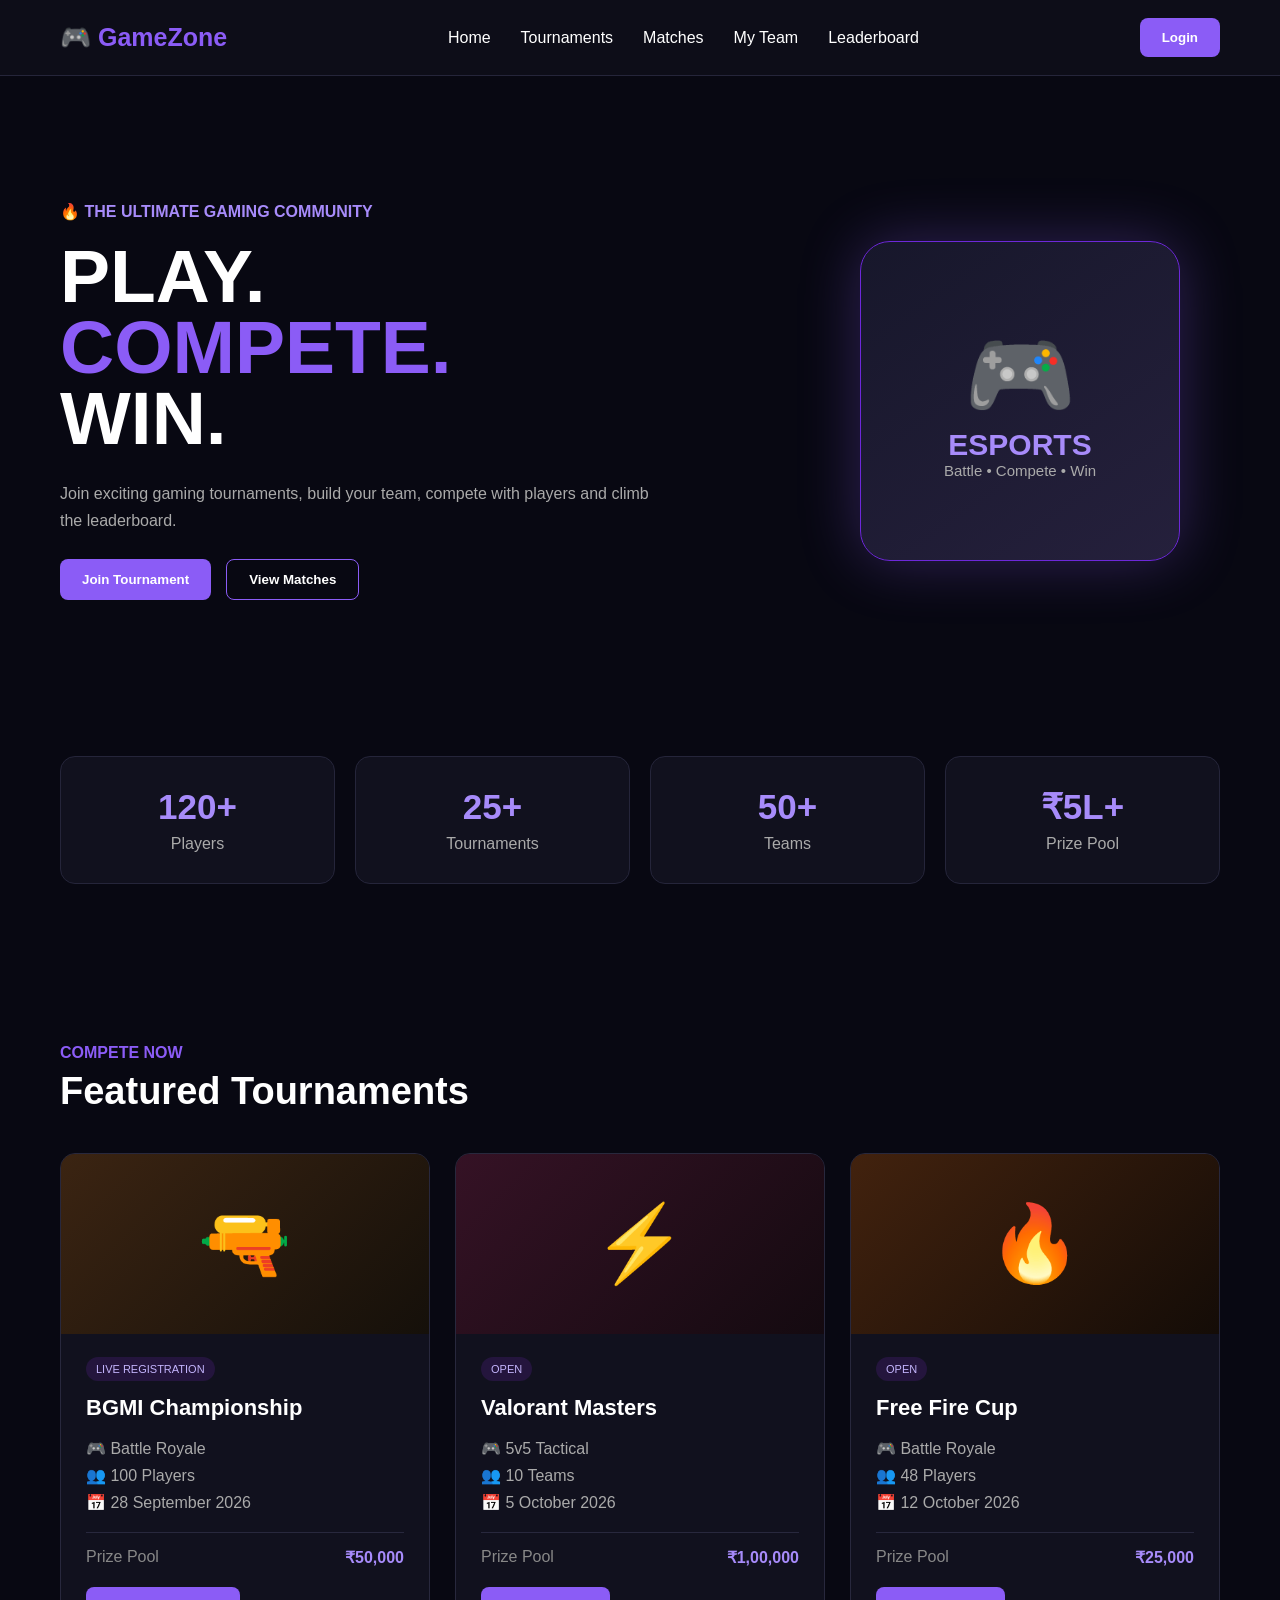
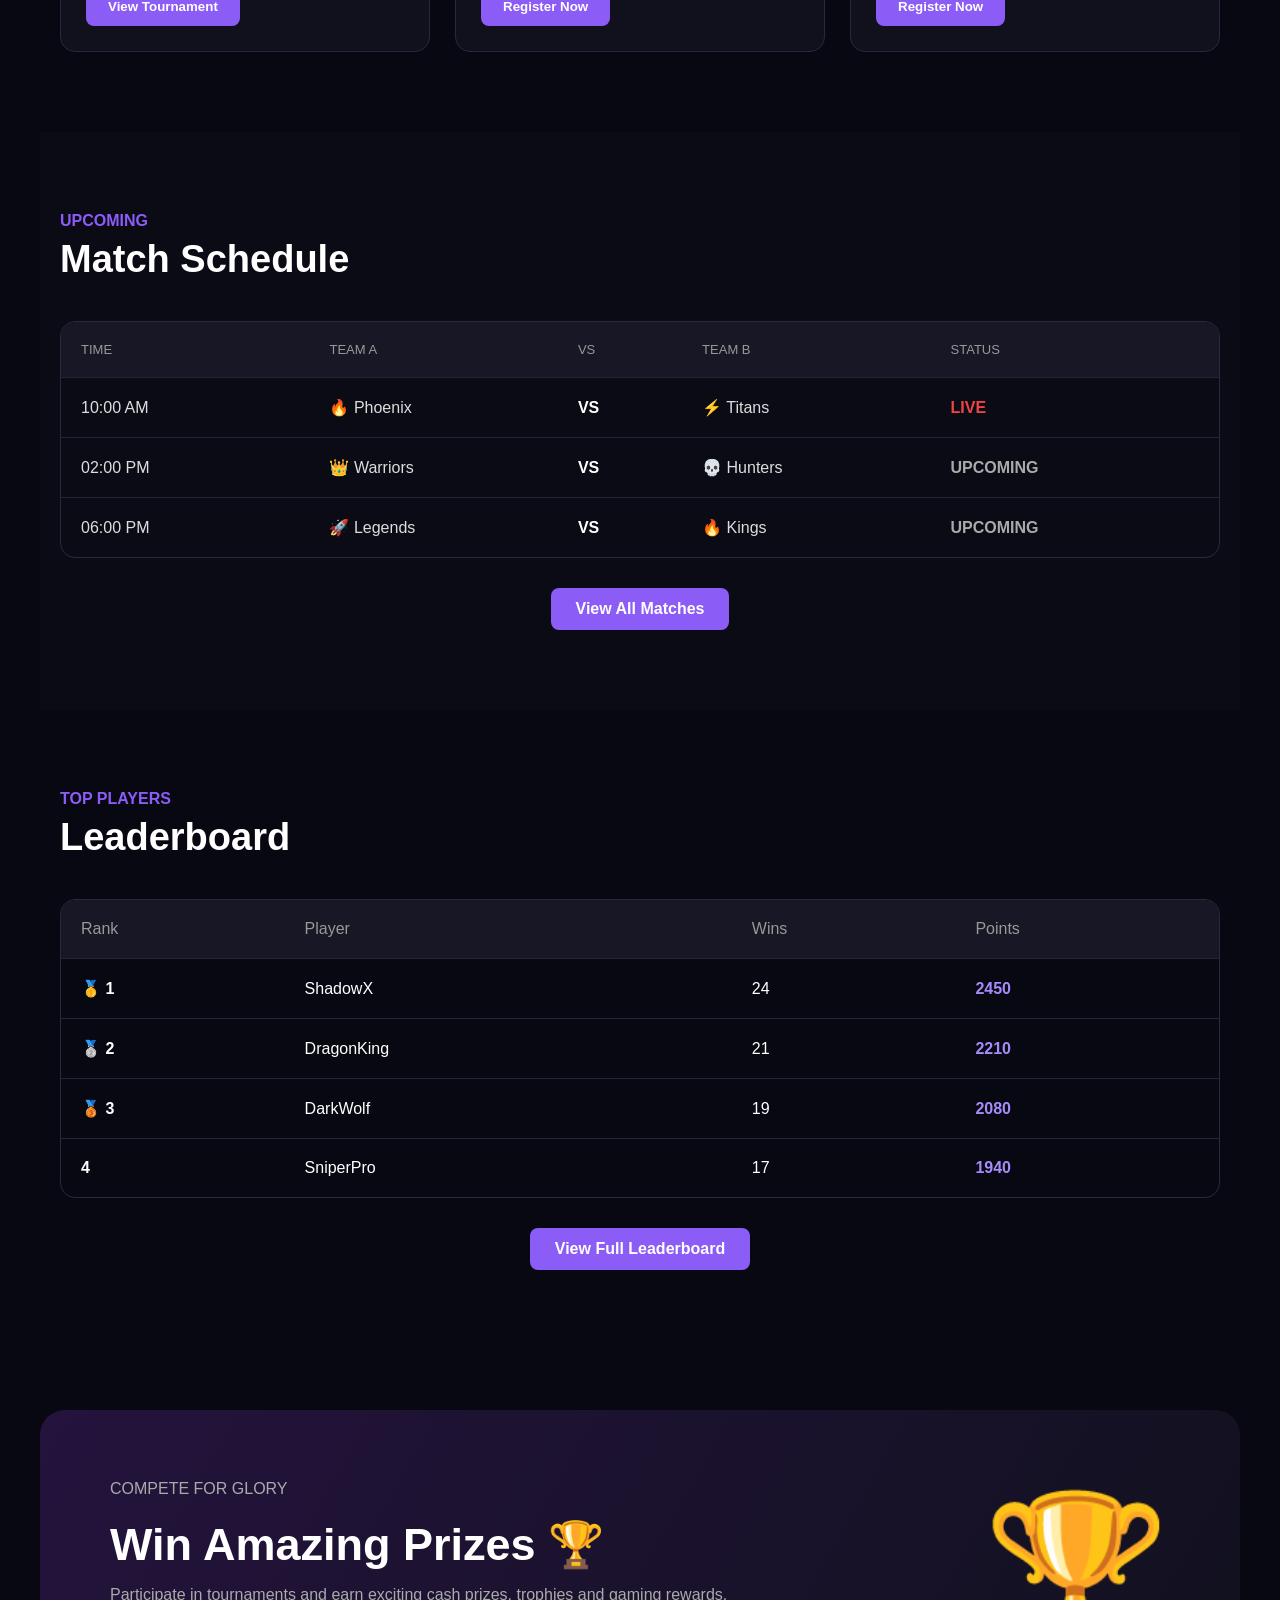
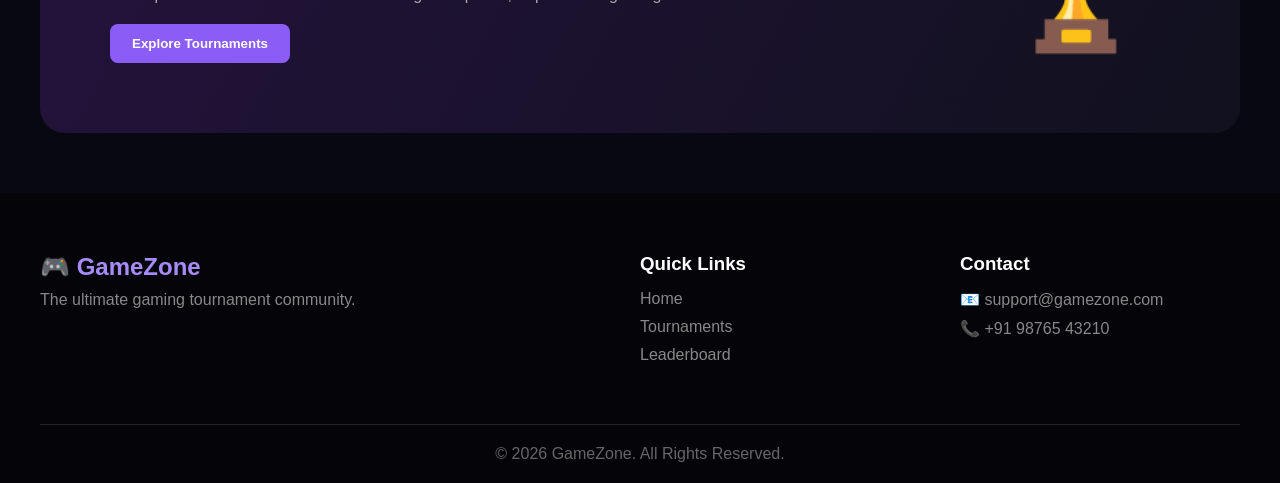
<file: index.html>
<!DOCTYPE html>
<html lang="en">
<head>
    <meta charset="UTF-8">
    <meta name="viewport" content="width=device-width, initial-scale=1.0">
    <title>GameZone - Gaming Tournament Portal</title>
    <link rel="stylesheet" href="style.css">
</head>

<body>

    <!-- Navbar -->
    <header>
        <nav class="navbar">
            <div class="logo">🎮 GameZone</div>

           <ul class="nav-links">
    <li><a href="index.html">Home</a></li>
    <li><a href="index.html#tournaments">Tournaments</a></li>
    <li><a href="index.html#matches">Matches</a></li>
    <li><a href="teams.html">My Team</a></li>
    <li><a href="index.html#leaderboard">Leaderboard</a></li>
    
</ul>

    <button class="login-btn" onclick="openLogin()">
    Login
</button>
        </nav>
    </header>

    <!-- Hero Section -->
    <section id="home" class="hero">

        <div class="hero-content">
            <p class="tagline">🔥 THE ULTIMATE GAMING COMMUNITY</p>

            <h1>
                PLAY.<br>
                <span>COMPETE.</span><br>
                WIN.
            </h1>

            <p>
                Join exciting gaming tournaments, build your team,
                compete with players and climb the leaderboard.
            </p>

            <div class="hero-buttons">
                <button onclick="scrollToTournaments()">
                    Join Tournament
                </button>

                <button class="secondary-btn" onclick="scrollToMatches()">
                    View Matches
                </button>
            </div>
        </div>

        <div class="hero-game">
            <div class="game-card">
                🎮
                <h2>ESPORTS</h2>
                <p>Battle • Compete • Win</p>
            </div>
        </div>

    </section>

    <!-- Statistics -->
    <section class="stats">

        <div class="stat-card">
            <h2>120+</h2>
            <p>Players</p>
        </div>

        <div class="stat-card">
            <h2>25+</h2>
            <p>Tournaments</p>
        </div>

        <div class="stat-card">
            <h2>50+</h2>
            <p>Teams</p>
        </div>

        <div class="stat-card">
            <h2>₹5L+</h2>
            <p>Prize Pool</p>
        </div>

    </section>

    <!-- Tournaments -->
    <section id="tournaments" class="section">

        <div class="section-title">
            <p>COMPETE NOW</p>
            <h2>Featured Tournaments</h2>
        </div>

        <div class="tournament-container">

            <div class="tournament-card">

                <div class="game-image pubg">
                    🔫
                </div>

                <div class="tournament-info">

                    <span class="status">LIVE REGISTRATION</span>

                    <h3>BGMI Championship</h3>

                    <p>🎮 Battle Royale</p>
                    <p>👥 100 Players</p>
                    <p>📅 28 September 2026</p>

                    <div class="prize">
                        <span>Prize Pool</span>
                        <strong>₹50,000</strong>
                    </div>

                    <button onclick="window.location.href='tournament-details.html'">
    View Tournament
</button>

                </div>
            </div>


            <div class="tournament-card">

                <div class="game-image valorant">
                    ⚡
                </div>

                <div class="tournament-info">

                    <span class="status">OPEN</span>

                    <h3>Valorant Masters</h3>

                    <p>🎮 5v5 Tactical</p>
                    <p>👥 10 Teams</p>
                    <p>📅 5 October 2026</p>

                    <div class="prize">
                        <span>Prize Pool</span>
                        <strong>₹1,00,000</strong>
                    </div>

                    <button onclick="registerTournament('Valorant Masters')">
                        Register Now
                    </button>

                </div>
            </div>


            <div class="tournament-card">

                <div class="game-image freefire">
                    🔥
                </div>

                <div class="tournament-info">

                    <span class="status">OPEN</span>

                    <h3>Free Fire Cup</h3>

                    <p>🎮 Battle Royale</p>
                    <p>👥 48 Players</p>
                    <p>📅 12 October 2026</p>

                    <div class="prize">
                        <span>Prize Pool</span>
                        <strong>₹25,000</strong>
                    </div>

                    <button onclick="registerTournament('Free Fire Cup')">
                        Register Now
                    </button>

                </div>
            </div>

        </div>

    </section>

   <!-- Matches -->
<section id="matches" class="section matches-section">

    <div class="section-title">
        <p>UPCOMING</p>
        <h2>Match Schedule</h2>
    </div>

    <div class="match-table">

        <div class="match-header">
            <span>TIME</span>
            <span>TEAM A</span>
            <span>VS</span>
            <span>TEAM B</span>
            <span>STATUS</span>
        </div>

        <div class="match-row">
            <span>10:00 AM</span>
            <span>🔥 Phoenix</span>
            <strong>VS</strong>
            <span>⚡ Titans</span>
            <b class="live">LIVE</b>
        </div>

        <div class="match-row">
            <span>02:00 PM</span>
            <span>👑 Warriors</span>
            <strong>VS</strong>
            <span>💀 Hunters</span>
            <b>UPCOMING</b>
        </div>

        <div class="match-row">
            <span>06:00 PM</span>
            <span>🚀 Legends</span>
            <strong>VS</strong>
            <span>🔥 Kings</span>
            <b>UPCOMING</b>
        </div>

    </div>

    <!-- View All Matches Button -->
    <div class="section-button">
        <a href="matches.html">
            <button>View All Matches</button>
        </a>
    </div>

</section>


<!-- Leaderboard -->
<section id="leaderboard" class="section">

    <div class="section-title">
        <p>TOP PLAYERS</p>
        <h2>Leaderboard</h2>
    </div>

    <div class="leaderboard">

        <div class="leaderboard-header">
            <span>Rank</span>
            <span>Player</span>
            <span>Wins</span>
            <span>Points</span>
        </div>

        <div class="player">
            <strong>🥇 1</strong>
            <span>ShadowX</span>
            <span>24</span>
            <b>2450</b>
        </div>

        <div class="player">
            <strong>🥈 2</strong>
            <span>DragonKing</span>
            <span>21</span>
            <b>2210</b>
        </div>

        <div class="player">
            <strong>🥉 3</strong>
            <span>DarkWolf</span>
            <span>19</span>
            <b>2080</b>
        </div>

        <div class="player">
            <strong>4</strong>
            <span>SniperPro</span>
            <span>17</span>
            <b>1940</b>
        </div>

    </div>

    <!-- View Full Leaderboard Button -->
    <div class="section-button">
        <a href="leaderboard.html">
            <button>View Full Leaderboard</button>
        </a>
    </div>

</section>
    <!-- Prize Section -->
    <section id="prizes" class="prize-section">

        <div>
            <p>COMPETE FOR GLORY</p>
            <h2>Win Amazing Prizes 🏆</h2>

            <p>
                Participate in tournaments and earn exciting
                cash prizes, trophies and gaming rewards.
            </p>

            <button onclick="scrollToTournaments()">
                Explore Tournaments
            </button>
        </div>

        <div class="trophy">
            🏆
        </div>

    </section>


    <!-- Footer -->
    <footer>

        <div class="footer-content">

            <div>
                <h2>🎮 GameZone</h2>
                <p>The ultimate gaming tournament community.</p>
            </div>

            <div>
                <h3>Quick Links</h3>
                <p>Home</p>
                <p>Tournaments</p>
                <p>Leaderboard</p>
            </div>

            <div>
                <h3>Contact</h3>
                <p>📧 support@gamezone.com</p>
                <p>📞 +91 98765 43210</p>
            </div>

        </div>

        <div class="copyright">
            © 2026 GameZone. All Rights Reserved.
        </div>

    </footer>


    <!-- Login Modal -->
    <div id="loginModal" class="modal">

        <div class="modal-content">

            <span class="close" onclick="closeLogin()">×</span>

            <h2>🎮 Player Login</h2>

            <input type="email" id="email" placeholder="Email">

            <input type="password" id="password" placeholder="Password">

            <button onclick="login()">Login</button>

            <p>
    Don't have an account?
    <a href="register.html">Register</a>
</p>

        </div>

    </div>


    <script src="script.js"></script>

</body>
</html>
</file>
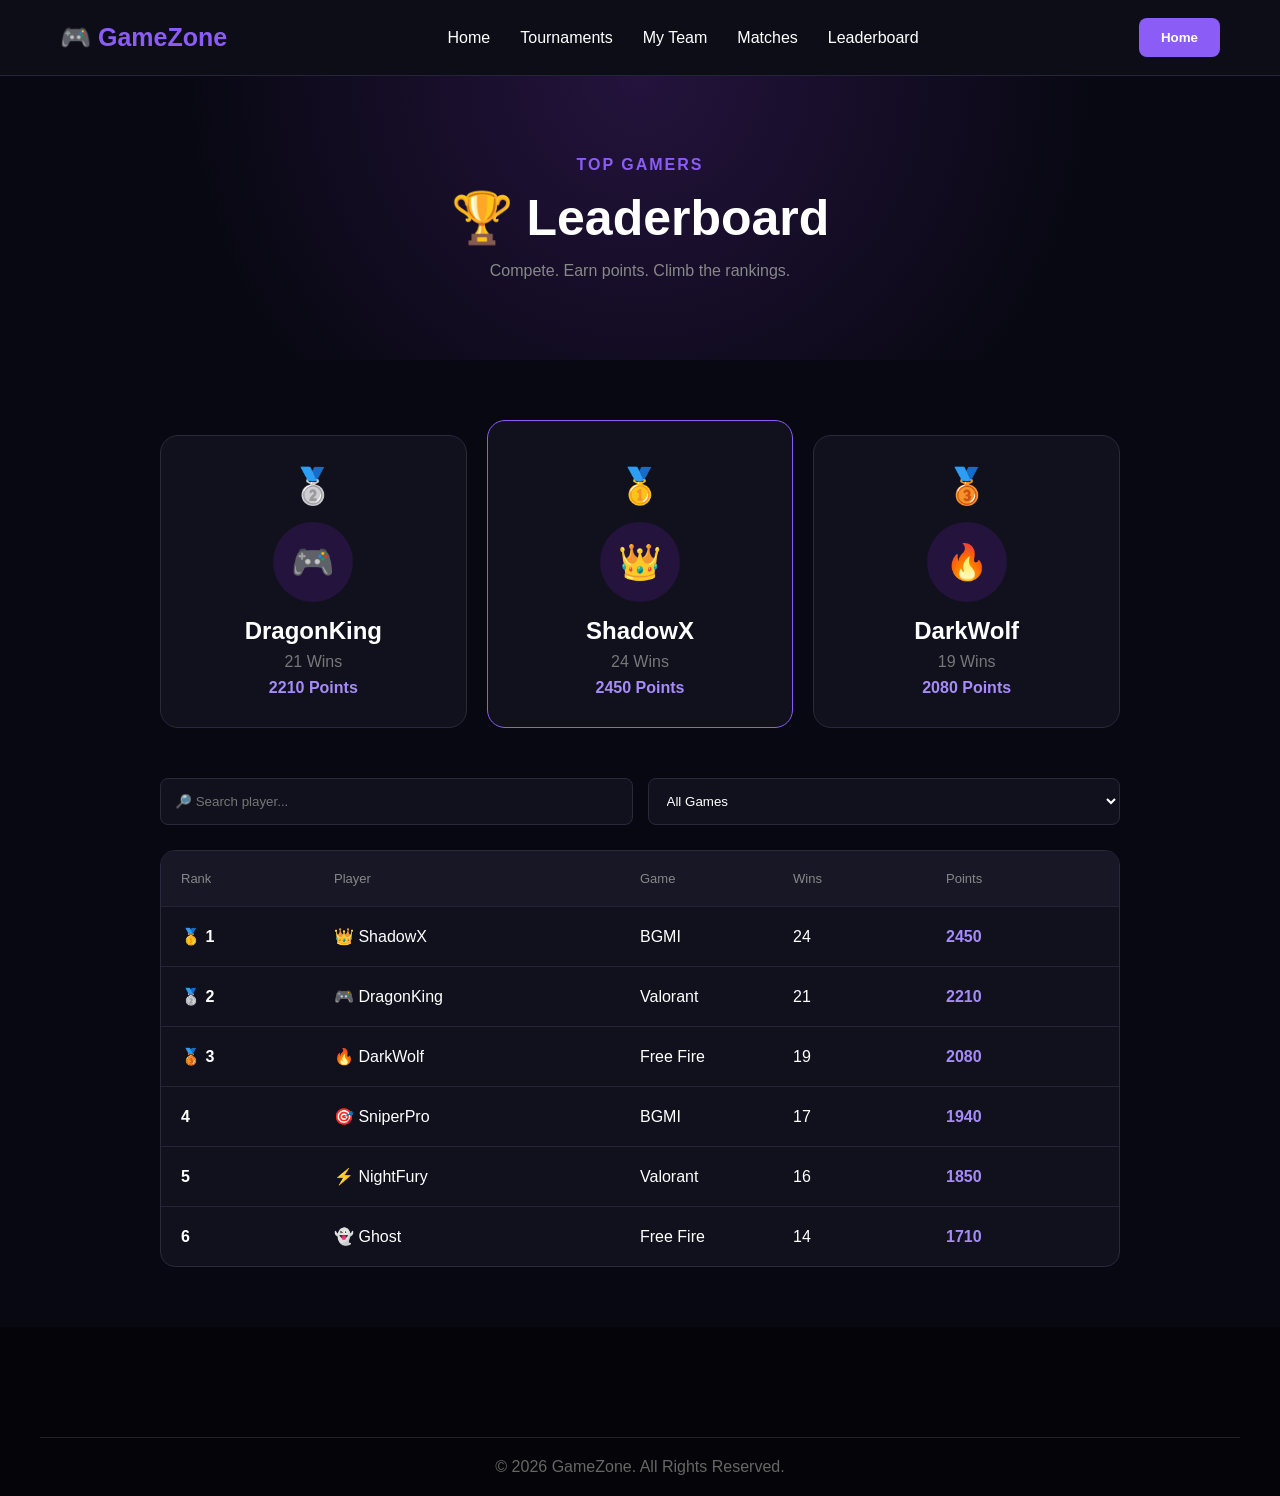
<file: leaderboard.html>
<!DOCTYPE html>
<html lang="en">

<head>

    <meta charset="UTF-8">

    <meta
        name="viewport"
        content="width=device-width, initial-scale=1.0">

    <title>Leaderboard - GameZone</title>

    <link rel="stylesheet" href="style.css">

</head>

<body>


<header>

    <nav class="navbar">

        <div class="logo">
            🎮 GameZone
        </div>


        <ul class="nav-links">

            <li>
                <a href="index.html">
                    Home
                </a>
            </li>

            <li>
                <a href="index.html#tournaments">
                    Tournaments
                </a>
            </li>

            <li>
                <a href="teams.html">
                    My Team
                </a>
            </li>

            <li>
                <a href="matches.html">
                    Matches
                </a>
            </li>

            <li>
                <a href="leaderboard.html">
                    Leaderboard
                </a>
            </li>

        </ul>


        <button
            onclick="window.location.href='index.html'">

            Home

        </button>

    </nav>

</header>


<!-- Hero -->

<section class="leaderboard-hero">

    <p>TOP GAMERS</p>

    <h1>🏆 Leaderboard</h1>

    <span>
        Compete. Earn points. Climb the rankings.
    </span>

</section>


<section class="leaderboard-page">


    <!-- Top 3 -->

    <div class="top-players">


        <div class="top-player second">

            <div class="rank-medal">
                🥈
            </div>

            <div class="big-avatar">
                🎮
            </div>

            <h2>DragonKing</h2>

            <p>21 Wins</p>

            <strong>
                2210 Points
            </strong>

        </div>


        <div class="top-player first">

            <div class="rank-medal">
                🥇
            </div>

            <div class="big-avatar">
                👑
            </div>

            <h2>ShadowX</h2>

            <p>24 Wins</p>

            <strong>
                2450 Points
            </strong>

        </div>


        <div class="top-player third">

            <div class="rank-medal">
                🥉
            </div>

            <div class="big-avatar">
                🔥
            </div>

            <h2>DarkWolf</h2>

            <p>19 Wins</p>

            <strong>
                2080 Points
            </strong>

        </div>

    </div>


    <!-- Search -->

    <div class="leaderboard-tools">

        <input
            type="text"
            id="playerSearch"
            placeholder="🔎 Search player..."
            onkeyup="searchPlayer()"
        >


        <select
            id="gameFilter"
            onchange="filterGame()">

            <option value="all">
                All Games
            </option>

            <option value="BGMI">
                BGMI
            </option>

            <option value="Valorant">
                Valorant
            </option>

            <option value="Free Fire">
                Free Fire
            </option>

        </select>

    </div>


    <!-- Table -->

    <div class="leaderboard-table">


        <div class="leaderboard-row table-head">

            <span>Rank</span>

            <span>Player</span>

            <span>Game</span>

            <span>Wins</span>

            <span>Points</span>

        </div>


        <div
            class="leaderboard-row"
            data-game="BGMI"
            data-player="ShadowX">

            <strong>🥇 1</strong>

            <span>
                👑 ShadowX
            </span>

            <span>BGMI</span>

            <span>24</span>

            <b>2450</b>

        </div>


        <div
            class="leaderboard-row"
            data-game="Valorant"
            data-player="DragonKing">

            <strong>🥈 2</strong>

            <span>
                🎮 DragonKing
            </span>

            <span>Valorant</span>

            <span>21</span>

            <b>2210</b>

        </div>


        <div
            class="leaderboard-row"
            data-game="Free Fire"
            data-player="DarkWolf">

            <strong>🥉 3</strong>

            <span>
                🔥 DarkWolf
            </span>

            <span>Free Fire</span>

            <span>19</span>

            <b>2080</b>

        </div>


        <div
            class="leaderboard-row"
            data-game="BGMI"
            data-player="SniperPro">

            <strong>4</strong>

            <span>
                🎯 SniperPro
            </span>

            <span>BGMI</span>

            <span>17</span>

            <b>1940</b>

        </div>


        <div
            class="leaderboard-row"
            data-game="Valorant"
            data-player="NightFury">

            <strong>5</strong>

            <span>
                ⚡ NightFury
            </span>

            <span>Valorant</span>

            <span>16</span>

            <b>1850</b>

        </div>


        <div
            class="leaderboard-row"
            data-game="Free Fire"
            data-player="Ghost">

            <strong>6</strong>

            <span>
                👻 Ghost
            </span>

            <span>Free Fire</span>

            <span>14</span>

            <b>1710</b>

        </div>

    </div>

</section>


<footer>

    <div class="copyright">

        © 2026 GameZone. All Rights Reserved.

    </div>

</footer>


<script>


function searchPlayer() {

    const search =
        document
        .getElementById("playerSearch")
        .value
        .toLowerCase();


    const rows =
        document
        .querySelectorAll(
            ".leaderboard-row:not(.table-head)"
        );


    rows.forEach(row => {

        const player =
            row.dataset.player
            .toLowerCase();


        if (
            player.includes(search)
        ) {

            row.style.display = "grid";

        } else {

            row.style.display = "none";

        }

    });

}


function filterGame() {

    const game =
        document
        .getElementById("gameFilter")
        .value;


    const rows =
        document
        .querySelectorAll(
            ".leaderboard-row:not(.table-head)"
        );


    rows.forEach(row => {

        if (
            game === "all" ||
            row.dataset.game === game
        ) {

            row.style.display = "grid";

        } else {

            row.style.display = "none";

        }

    });

}

</script>


</body>

</html>
</file>
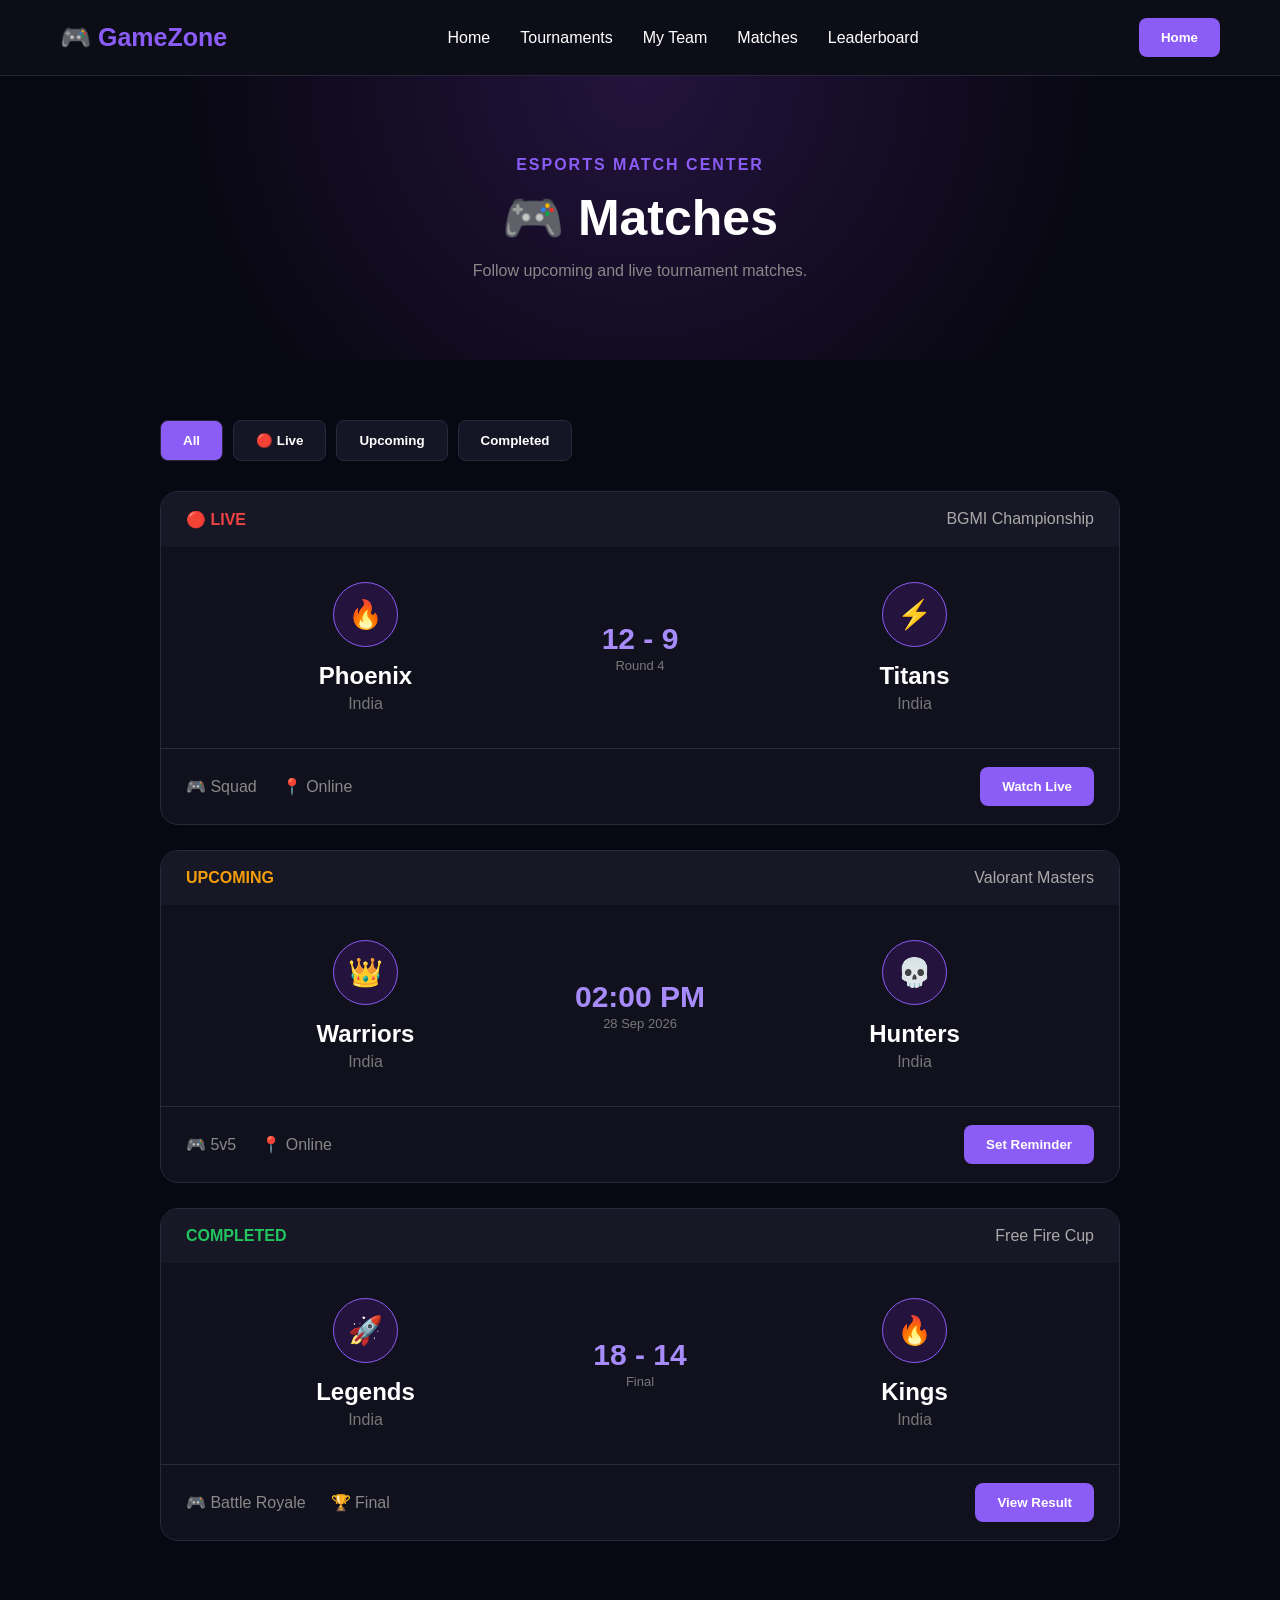
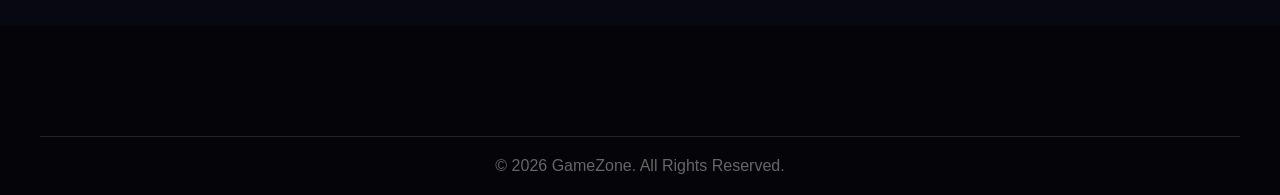
<file: matches.html>
<!DOCTYPE html>
<html lang="en">

<head>
    <meta charset="UTF-8">
    <meta name="viewport" content="width=device-width, initial-scale=1.0">

    <title>Matches - GameZone</title>

    <link rel="stylesheet" href="style.css">
</head>

<body>

<header>

    <nav class="navbar">

        <div class="logo">🎮 GameZone</div>

        <ul class="nav-links">

            <li><a href="index.html">Home</a></li>

            <li>
                <a href="index.html#tournaments">
                    Tournaments
                </a>
            </li>

            <li>
                <a href="teams.html">
                    My Team
                </a>
            </li>

            <li>
                <a href="matches.html">
                    Matches
                </a>
            </li>

            <li>
                <a href="leaderboard.html">
                    Leaderboard
                </a>
            </li>

        </ul>

        <button onclick="window.location.href='index.html'">
            Home
        </button>

    </nav>

</header>


<!-- Page Header -->

<section class="match-hero">

    <p>ESPORTS MATCH CENTER</p>

    <h1>🎮 Matches</h1>

    <span>
        Follow upcoming and live tournament matches.
    </span>

</section>


<!-- Match Filters -->

<section class="match-container">

    <div class="match-filters">

        <button
            class="filter-btn active"
            onclick="filterMatches('all', this)">
            All
        </button>

        <button
            class="filter-btn"
            onclick="filterMatches('live', this)">
            🔴 Live
        </button>

        <button
            class="filter-btn"
            onclick="filterMatches('upcoming', this)">
            Upcoming
        </button>

        <button
            class="filter-btn"
            onclick="filterMatches('completed', this)">
            Completed
        </button>

    </div>


    <!-- Live Match -->

    <div
        class="match-card"
        data-status="live"
    >

        <div class="match-top">

            <span class="live-badge">
                🔴 LIVE
            </span>

            <span>
                BGMI Championship
            </span>

        </div>


        <div class="match-teams">

            <div class="match-team">

                <div class="team-logo">
                    🔥
                </div>

                <h2>Phoenix</h2>

                <p>India</p>

            </div>


            <div class="match-score">

                <strong>12 - 9</strong>

                <span>Round 4</span>

            </div>


            <div class="match-team">

                <div class="team-logo">
                    ⚡
                </div>

                <h2>Titans</h2>

                <p>India</p>

            </div>

        </div>


        <div class="match-bottom">

            <span>
                🎮 Squad
            </span>

            <span>
                📍 Online
            </span>

            <button onclick="watchMatch('Phoenix vs Titans')">
                Watch Live
            </button>

        </div>

    </div>


    <!-- Upcoming Match -->

    <div
        class="match-card"
        data-status="upcoming"
    >

        <div class="match-top">

            <span class="upcoming-badge">
                UPCOMING
            </span>

            <span>
                Valorant Masters
            </span>

        </div>


        <div class="match-teams">

            <div class="match-team">

                <div class="team-logo">
                    👑
                </div>

                <h2>Warriors</h2>

                <p>India</p>

            </div>


            <div class="match-time">

                <strong>02:00 PM</strong>

                <span>28 Sep 2026</span>

            </div>


            <div class="match-team">

                <div class="team-logo">
                    💀
                </div>

                <h2>Hunters</h2>

                <p>India</p>

            </div>

        </div>


        <div class="match-bottom">

            <span>
                🎮 5v5
            </span>

            <span>
                📍 Online
            </span>

            <button onclick="setReminder('Warriors vs Hunters')">
                Set Reminder
            </button>

        </div>

    </div>


    <!-- Completed Match -->

    <div
        class="match-card"
        data-status="completed"
    >

        <div class="match-top">

            <span class="completed-badge">
                COMPLETED
            </span>

            <span>
                Free Fire Cup
            </span>

        </div>


        <div class="match-teams">

            <div class="match-team">

                <div class="team-logo">
                    🚀
                </div>

                <h2>Legends</h2>

                <p>India</p>

            </div>


            <div class="match-score">

                <strong>18 - 14</strong>

                <span>Final</span>

            </div>


            <div class="match-team">

                <div class="team-logo">
                    🔥
                </div>

                <h2>Kings</h2>

                <p>India</p>

            </div>

        </div>


        <div class="match-bottom">

            <span>
                🎮 Battle Royale
            </span>

            <span>
                🏆 Final
            </span>

            <button onclick="viewResult('Legends vs Kings')">
                View Result
            </button>

        </div>

    </div>

</section>


<footer>

    <div class="copyright">

        © 2026 GameZone. All Rights Reserved.

    </div>

</footer>


<script>

function filterMatches(status, button) {

    const cards =
        document.querySelectorAll(".match-card");

    const buttons =
        document.querySelectorAll(".filter-btn");


    buttons.forEach(btn => {
        btn.classList.remove("active");
    });


    button.classList.add("active");


    cards.forEach(card => {

        if (
            status === "all" ||
            card.dataset.status === status
        ) {

            card.style.display = "block";

        } else {

            card.style.display = "none";

        }

    });

}


function watchMatch(match) {

    alert(
        "🔴 LIVE MATCH\n\n" +
        match +
        "\n\nLive streaming will open here."
    );

}


function setReminder(match) {

    alert(
        "🔔 Reminder Set!\n\n" +
        match +
        "\n\nYou will be notified before the match."
    );

}


function viewResult(match) {

    alert(
        "🏆 Match Result\n\n" +
        match +
        "\n\nDetailed statistics coming soon."
    );

}

</script>

</body>

</html>
</file>
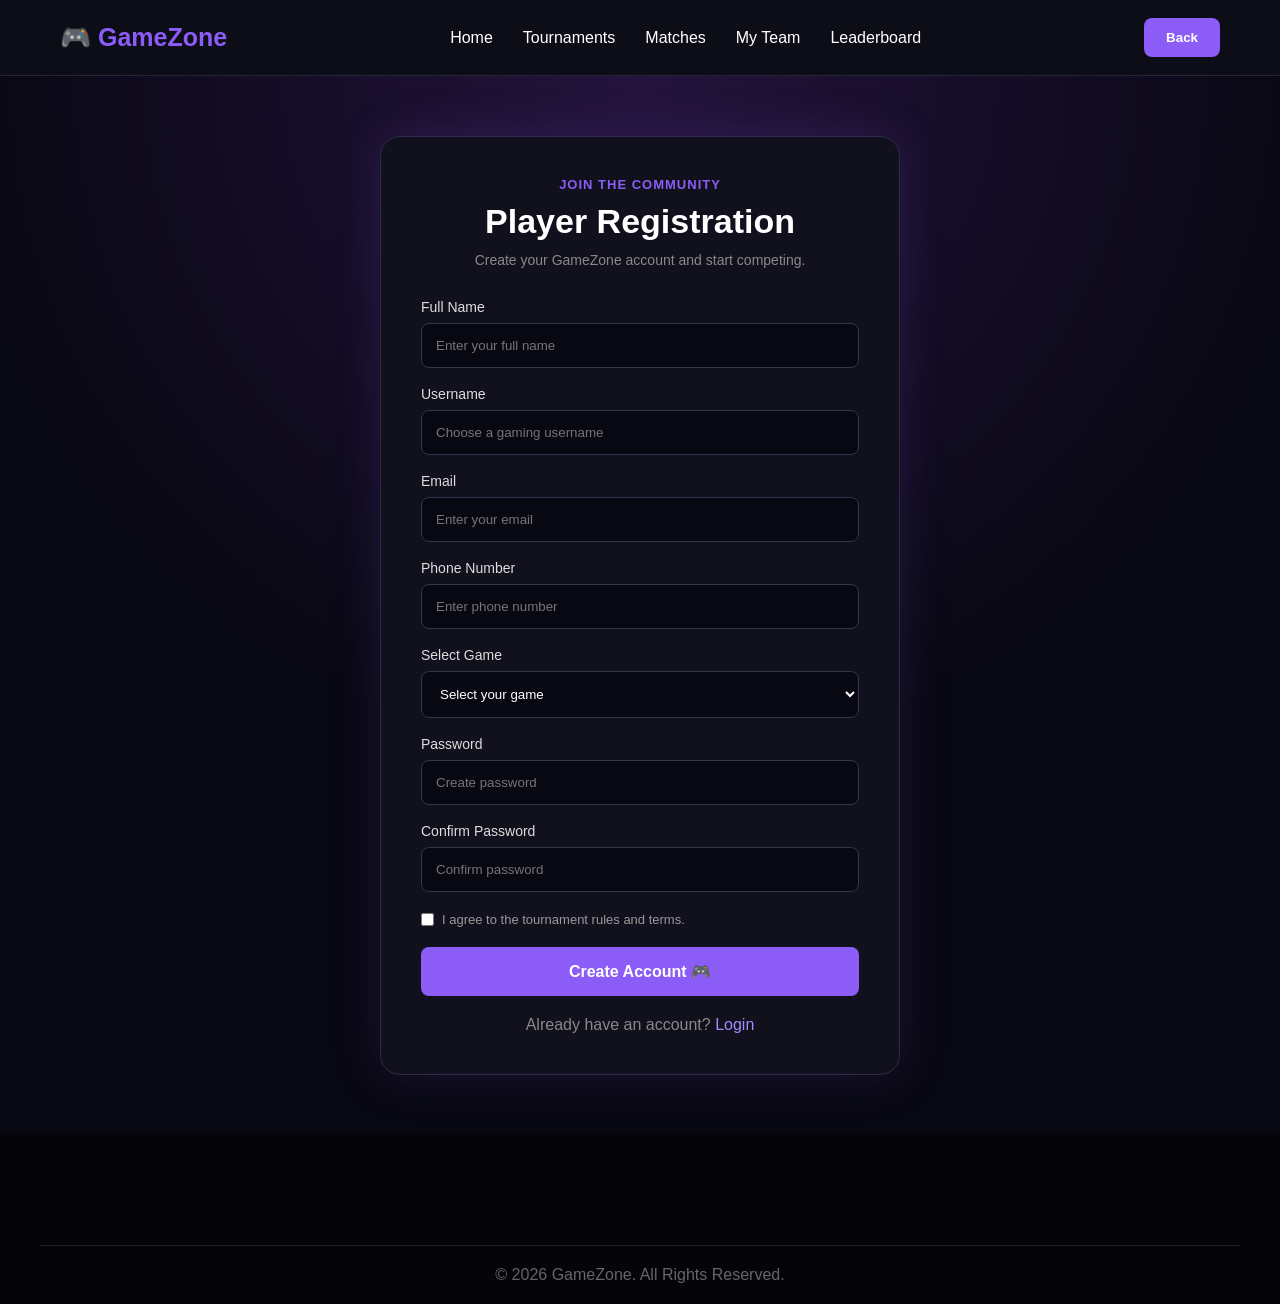
<file: register.html>
<!DOCTYPE html>
<html lang="en">
<head>
    <meta charset="UTF-8">
    <meta name="viewport" content="width=device-width, initial-scale=1.0">

    <title>Register - GameZone</title>

    <link rel="stylesheet" href="style.css">
</head>

<body>

<header>
    <nav class="navbar">

        <div class="logo">🎮 GameZone</div>

        <ul class="nav-links">
    <li><a href="index.html">Home</a></li>
    <li><a href="index.html#tournaments">Tournaments</a></li>
    <li><a href="index.html#matches">Matches</a></li>
    <li><a href="teams.html">My Team</a></li>
    <li><a href="index.html#leaderboard">Leaderboard</a></li>
</ul>

        <button onclick="window.location.href='index.html'">
            Back
        </button>

    </nav>
</header>


<section class="registration-page">

    <div class="registration-box">

        <div class="registration-title">

            <p>JOIN THE COMMUNITY</p>

            <h1>Player Registration</h1>

            <span>
                Create your GameZone account and start competing.
            </span>

        </div>


        <form id="registrationForm">

            <div class="form-group">

                <label>Full Name</label>

                <input
                    type="text"
                    id="name"
                    placeholder="Enter your full name"
                    required
                >

            </div>


            <div class="form-group">

                <label>Username</label>

                <input
                    type="text"
                    id="username"
                    placeholder="Choose a gaming username"
                    required
                >

            </div>


            <div class="form-group">

                <label>Email</label>

                <input
                    type="email"
                    id="regEmail"
                    placeholder="Enter your email"
                    required
                >

            </div>


            <div class="form-group">

                <label>Phone Number</label>

                <input
                    type="tel"
                    id="phone"
                    placeholder="Enter phone number"
                    required
                >

            </div>


            <div class="form-group">

                <label>Select Game</label>

                <select id="game" required>

                    <option value="">
                        Select your game
                    </option>

                    <option value="BGMI">
                        BGMI
                    </option>

                    <option value="Valorant">
                        Valorant
                    </option>

                    <option value="Free Fire">
                        Free Fire
                    </option>

                    <option value="CS2">
                        Counter Strike 2
                    </option>

                </select>

            </div>


            <div class="form-group">

                <label>Password</label>

                <input
                    type="password"
                    id="regPassword"
                    placeholder="Create password"
                    required
                >

            </div>


            <div class="form-group">

                <label>Confirm Password</label>

                <input
                    type="password"
                    id="confirmPassword"
                    placeholder="Confirm password"
                    required
                >

            </div>


            <label class="terms">

                <input type="checkbox" id="terms" required>

                I agree to the tournament rules and terms.

            </label>


            <button
                type="submit"
                class="register-submit"
            >
                Create Account 🎮
            </button>


            <p class="login-text">

                Already have an account?

                <a href="index.html" onclick="openLoginFromPage(event)">
                    Login
                </a>

            </p>

        </form>

    </div>

</section>


<footer>

    <div class="copyright">

        © 2026 GameZone. All Rights Reserved.

    </div>

</footer>


<script>

document
.getElementById("registrationForm")
.addEventListener("submit", function(event) {

    event.preventDefault();

    const name =
        document.getElementById("name").value;

    const username =
        document.getElementById("username").value;

    const email =
        document.getElementById("regEmail").value;

    const phone =
        document.getElementById("phone").value;

    const game =
        document.getElementById("game").value;

    const password =
        document.getElementById("regPassword").value;

    const confirmPassword =
        document.getElementById("confirmPassword").value;


    if (password !== confirmPassword) {

        alert("❌ Passwords do not match!");

        return;

    }


    const player = {

        name: name,
        username: username,
        email: email,
        phone: phone,
        game: game

    };


    localStorage.setItem(
        "gameZonePlayer",
        JSON.stringify(player)
    );


    alert(
        "🎉 Registration Successful!\n\n" +
        "Welcome " + username + "!"
    );


    window.location.href = "index.html";

});

</script>

</body>
</html>
</file>
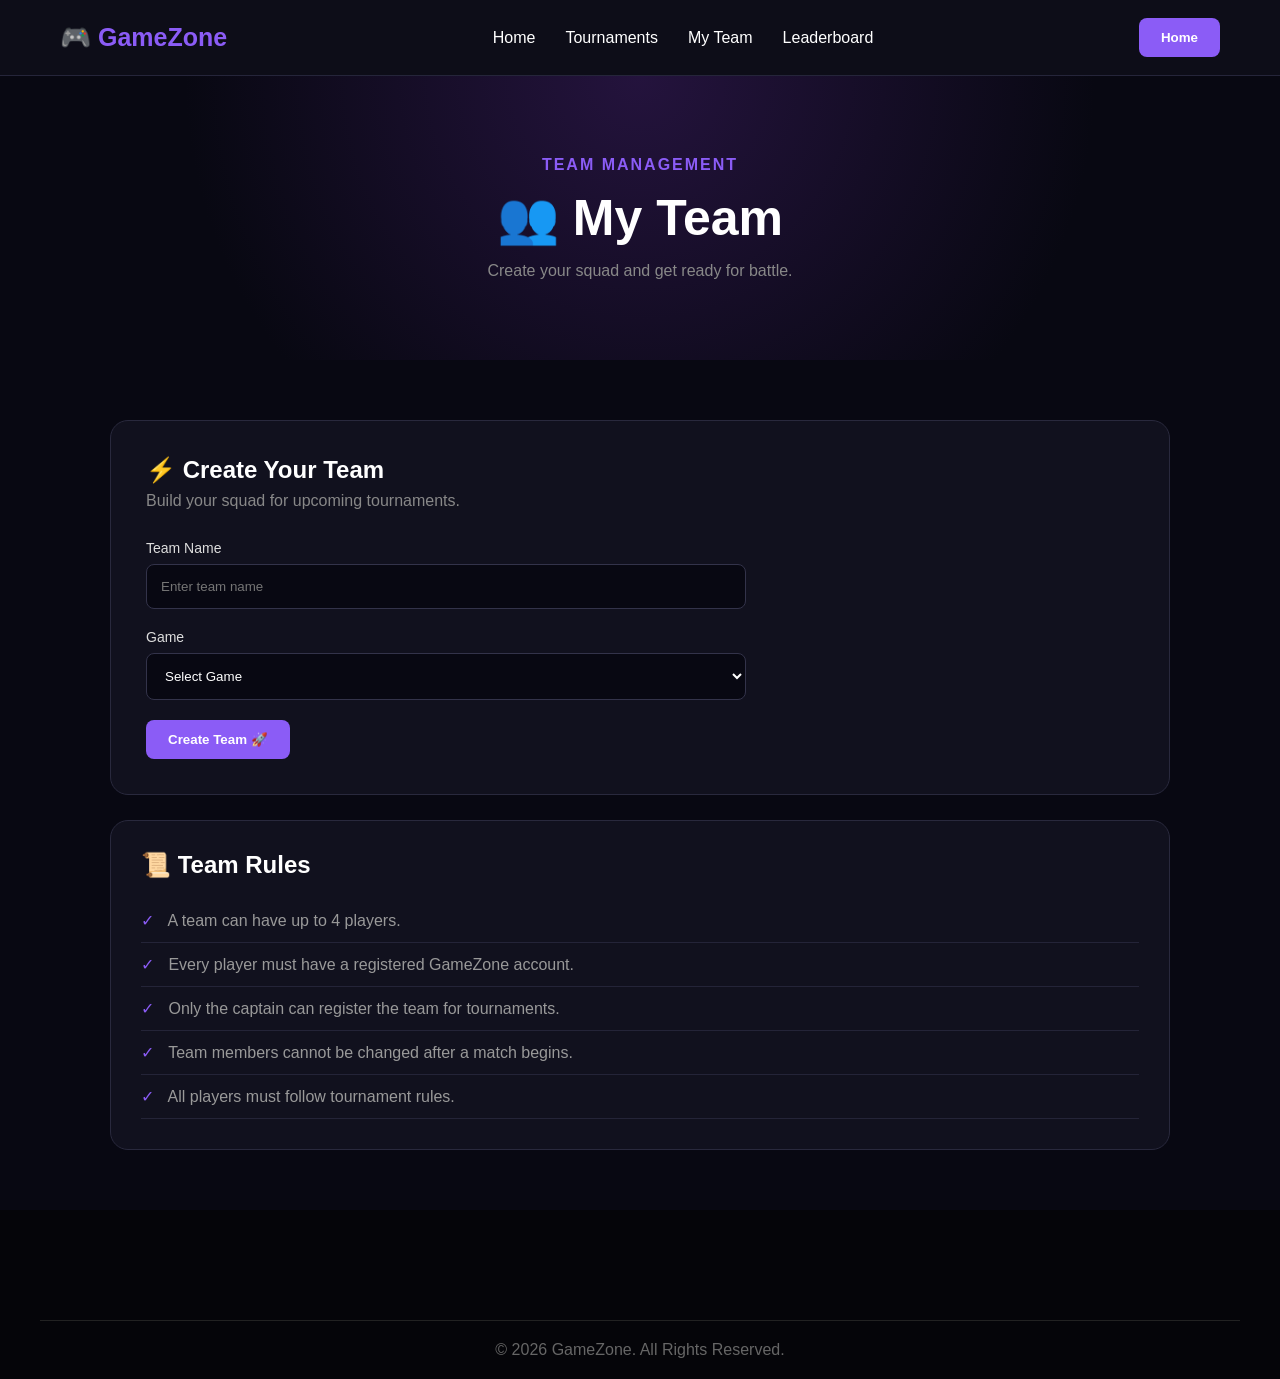
<file: teams.html>
<!DOCTYPE html>
<html lang="en">

<head>
    <meta charset="UTF-8">
    <meta name="viewport" content="width=device-width, initial-scale=1.0">

    <title>My Team - GameZone</title>

    <link rel="stylesheet" href="style.css">
</head>

<body>

<header>

    <nav class="navbar">

        <div class="logo">🎮 GameZone</div>

        <ul class="nav-links">

            <li>
                <a href="index.html">Home</a>
            </li>

            <li>
                <a href="index.html#tournaments">
                    Tournaments
                </a>
            </li>

            <li>
                <a href="teams.html">
                    My Team
                </a>
            </li>

            <li>
                <a href="leaderboard.html">
                    Leaderboard
                </a>
            </li>

        </ul>

        <button onclick="window.location.href='index.html'">
            Home
        </button>

    </nav>

</header>


<!-- Page Header -->

<section class="team-hero">

    <p>TEAM MANAGEMENT</p>

    <h1>👥 My Team</h1>

    <span>
        Create your squad and get ready for battle.
    </span>

</section>


<!-- Team Container -->

<section class="team-container">

    <!-- Create Team -->

    <div
        id="createTeamSection"
        class="team-card"
    >

        <div class="team-card-title">

            <h2>⚡ Create Your Team</h2>

            <p>
                Build your squad for upcoming tournaments.
            </p>

        </div>


        <form id="teamForm">

            <div class="form-group">

                <label>Team Name</label>

                <input
                    type="text"
                    id="teamNameInput"
                    placeholder="Enter team name"
                    required
                >

            </div>


            <div class="form-group">

                <label>Game</label>

                <select id="teamGame" required>

                    <option value="">
                        Select Game
                    </option>

                    <option value="BGMI">
                        BGMI
                    </option>

                    <option value="Valorant">
                        Valorant
                    </option>

                    <option value="Free Fire">
                        Free Fire
                    </option>

                    <option value="CS2">
                        Counter Strike 2
                    </option>

                </select>

            </div>


            <button type="submit">
                Create Team 🚀
            </button>

        </form>

    </div>


    <!-- Team Dashboard -->

    <div
        id="teamDashboard"
        class="team-card team-dashboard"
        style="display:none;"
    >

        <div class="team-header">

            <div>

                <span class="team-badge">
                    🎮
                </span>

            </div>

            <div>

                <h2 id="displayTeamName">
                    Team Name
                </h2>

                <p id="displayGame">
                    BGMI
                </p>

            </div>

        </div>


        <!-- Team Stats -->

        <div class="team-stats">

            <div>

                <strong>4</strong>

                <span>
                    Players
                </span>

            </div>


            <div>

                <strong>0</strong>

                <span>
                    Wins
                </span>

            </div>


            <div>

                <strong>0</strong>

                <span>
                    Tournaments
                </span>

            </div>

        </div>


        <!-- Players -->

        <h3 class="players-title">
            Team Players
        </h3>


        <div class="players-grid">


            <!-- Captain -->

            <div class="player-card captain">

                <div class="player-avatar">
                    👑
                </div>

                <h3 id="captainName">
                    Captain
                </h3>

                <p>
                    Captain
                </p>

                <span>
                    ONLINE
                </span>

            </div>


            <!-- Player 2 -->

            <div class="player-card">

                <div class="player-avatar">
                    🎮
                </div>

                <h3 id="player2Name">
                    Player 2
                </h3>

                <p>
                    Member
                </p>

                <span>
                    INVITE
                </span>

            </div>


            <!-- Player 3 -->

            <div class="player-card">

                <div class="player-avatar">
                    🎮
                </div>

                <h3>
                    Player 3
                </h3>

                <p>
                    Member
                </p>

                <span>
                    INVITE
                </span>

            </div>


            <!-- Player 4 -->

            <div class="player-card">

                <div class="player-avatar">
                    🎮
                </div>

                <h3>
                    Player 4
                </h3>

                <p>
                    Member
                </p>

                <span>
                    INVITE
                </span>

            </div>

        </div>


        <div class="team-actions">

            <button
                onclick="invitePlayer()"
            >
                ➕ Invite Player
            </button>


            <button
                class="delete-btn"
                onclick="deleteTeam()"
            >
                🗑 Delete Team
            </button>

        </div>

    </div>


    <!-- Team Rules -->

    <div class="team-rules">

        <h2>📜 Team Rules</h2>

        <ul>

            <li>
                A team can have up to 4 players.
            </li>

            <li>
                Every player must have a registered GameZone account.
            </li>

            <li>
                Only the captain can register the team for tournaments.
            </li>

            <li>
                Team members cannot be changed after a match begins.
            </li>

            <li>
                All players must follow tournament rules.
            </li>

        </ul>

    </div>

</section>


<footer>

    <div class="copyright">

        © 2026 GameZone. All Rights Reserved.

    </div>

</footer>


<script>


// Load team

window.addEventListener(
    "DOMContentLoaded",
    loadTeam
);


function loadTeam() {

    const savedTeam =
        localStorage.getItem("gameZoneTeam");


    if (!savedTeam) {

        return;

    }


    const team =
        JSON.parse(savedTeam);


    document.getElementById(
        "createTeamSection"
    ).style.display = "none";


    document.getElementById(
        "teamDashboard"
    ).style.display = "block";


    document.getElementById(
        "displayTeamName"
    ).textContent = team.name;


    document.getElementById(
        "displayGame"
    ).textContent = team.game;


    document.getElementById(
        "captainName"
    ).textContent = team.captain;

}


// Create Team

document
.getElementById("teamForm")
.addEventListener(
    "submit",
    function(event) {

        event.preventDefault();


        const teamName =
            document.getElementById(
                "teamNameInput"
            ).value;


        const game =
            document.getElementById(
                "teamGame"
            ).value;


        const player =
            JSON.parse(
                localStorage.getItem(
                    "gameZonePlayer"
                )
            );


        const captain =
            player
            ? player.username
            : "Captain";


        const team = {

            name: teamName,

            game: game,

            captain: captain

        };


        localStorage.setItem(
            "gameZoneTeam",
            JSON.stringify(team)
        );


        alert(
            "🎉 Team Created Successfully!"
        );


        location.reload();

    }
);


// Invite Player

function invitePlayer() {

    const username =
        prompt(
            "Enter GameZone username:"
        );


    if (!username) {

        return;

    }


    alert(
        "📨 Invitation sent to @" +
        username
    );

}


// Delete Team

function deleteTeam() {

    const confirmDelete =
        confirm(
            "Are you sure you want to delete your team?"
        );


    if (!confirmDelete) {

        return;

    }


    localStorage.removeItem(
        "gameZoneTeam"
    );


    alert(
        "Team deleted successfully."
    );


    location.reload();

}

</script>

</body>

</html>
</file>
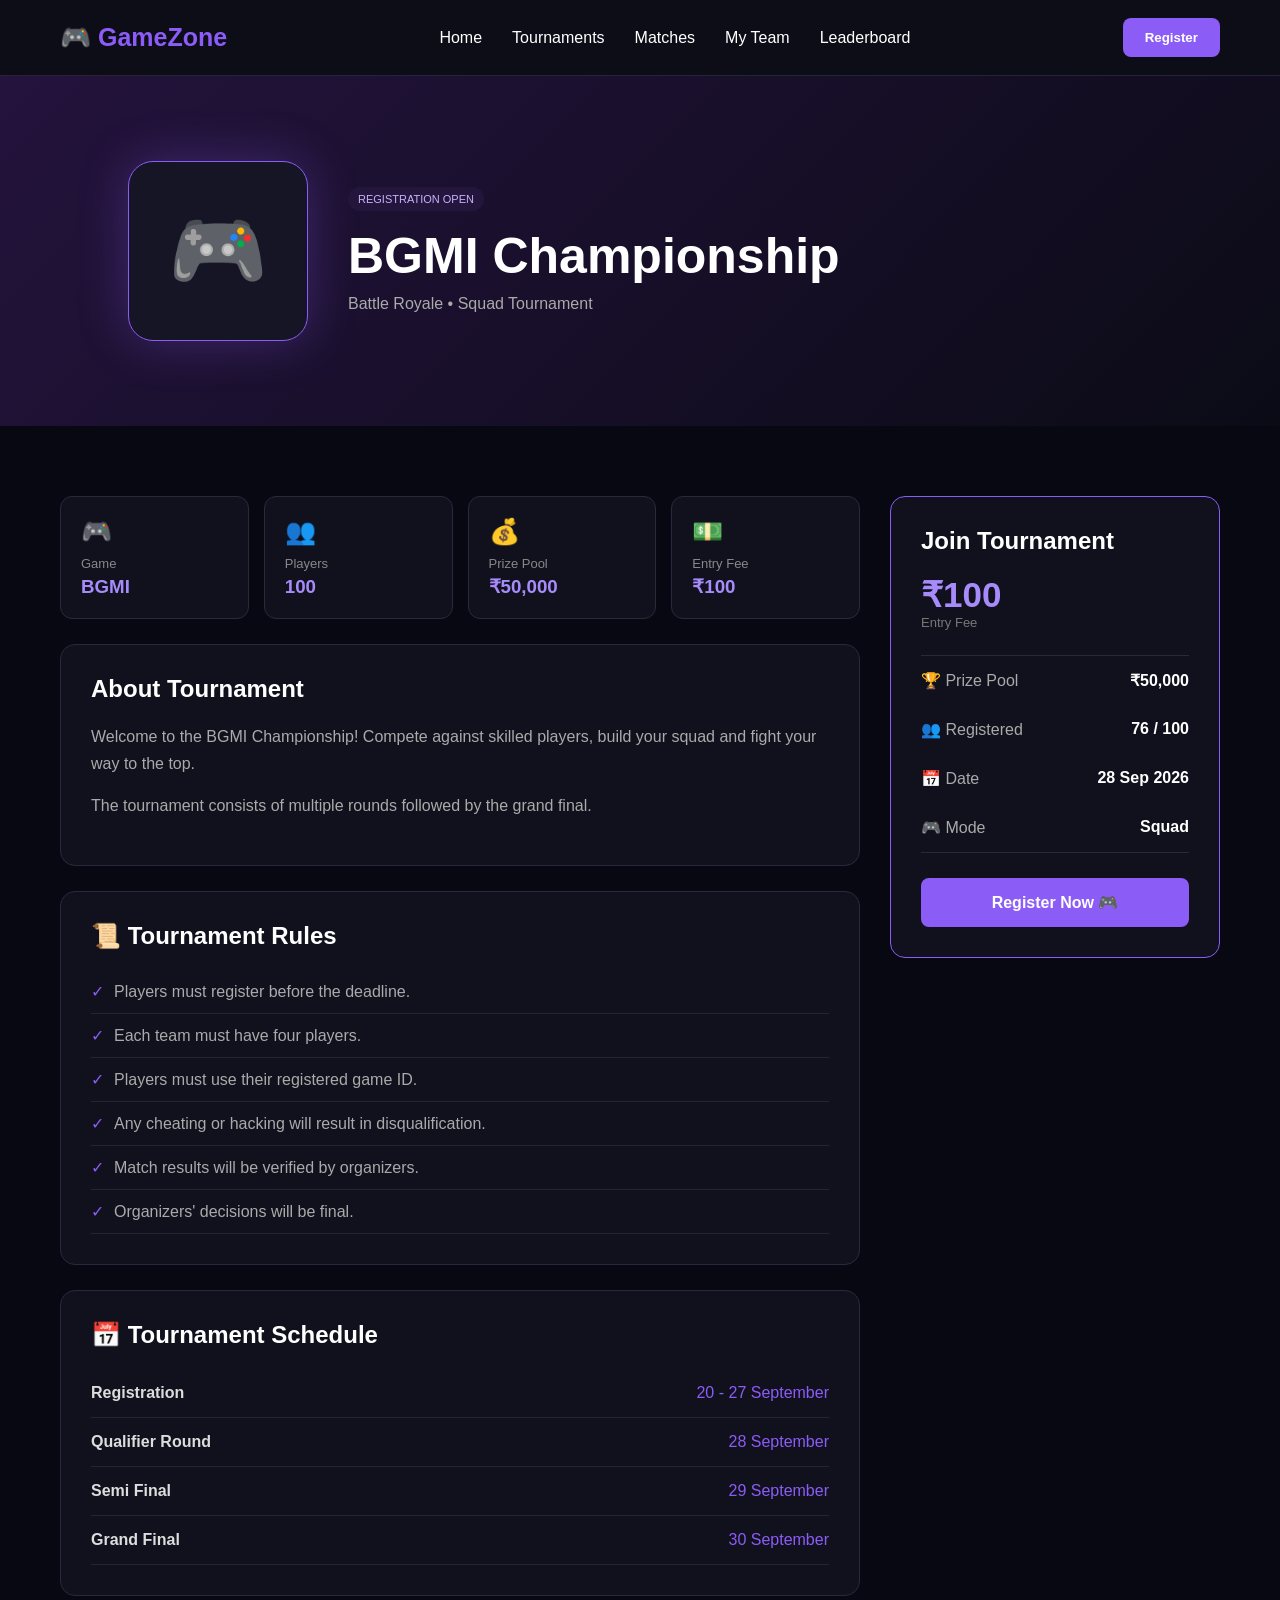
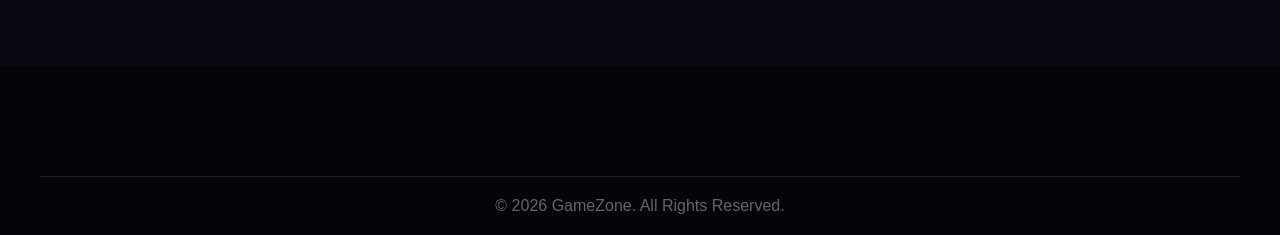
<file: tournament-details.html>
<!DOCTYPE html>
<html lang="en">

<head>
    <meta charset="UTF-8">
    <meta name="viewport" content="width=device-width, initial-scale=1.0">

    <title>Tournament Details - GameZone</title>

    <link rel="stylesheet" href="style.css">
</head>

<body>

<header>

    <nav class="navbar">

        <div class="logo">🎮 GameZone</div>

        <ul class="nav-links">
    <li><a href="index.html">Home</a></li>
    <li><a href="index.html#tournaments">Tournaments</a></li>
    <li><a href="index.html#matches">Matches</a></li>
    <li><a href="teams.html">My Team</a></li>
    <li><a href="index.html#leaderboard">Leaderboard</a></li>
</ul>

        <button onclick="window.location.href='register.html'">
            Register
        </button>

    </nav>

</header>


<!-- Tournament Hero -->

<section class="tournament-details-hero">

    <div class="details-game-icon">
        🎮
    </div>

    <div>

        <span class="status">
            REGISTRATION OPEN
        </span>

        <h1>BGMI Championship</h1>

        <p>
            Battle Royale • Squad Tournament
        </p>

    </div>

</section>


<!-- Tournament Information -->

<section class="details-container">

    <div class="details-main">

        <div class="info-grid">

            <div class="info-card">
                <span>🎮</span>
                <p>Game</p>
                <h3>BGMI</h3>
            </div>

            <div class="info-card">
                <span>👥</span>
                <p>Players</p>
                <h3>100</h3>
            </div>

            <div class="info-card">
                <span>💰</span>
                <p>Prize Pool</p>
                <h3>₹50,000</h3>
            </div>

            <div class="info-card">
                <span>💵</span>
                <p>Entry Fee</p>
                <h3>₹100</h3>
            </div>

        </div>


        <!-- About -->

        <div class="details-card">

            <h2>About Tournament</h2>

            <p>
                Welcome to the BGMI Championship!
                Compete against skilled players, build your
                squad and fight your way to the top.
            </p>

            <p>
                The tournament consists of multiple rounds
                followed by the grand final.
            </p>

        </div>


        <!-- Rules -->

        <div class="details-card">

            <h2>📜 Tournament Rules</h2>

            <ul class="rules">

                <li>Players must register before the deadline.</li>

                <li>Each team must have four players.</li>

                <li>Players must use their registered game ID.</li>

                <li>Any cheating or hacking will result in disqualification.</li>

                <li>Match results will be verified by organizers.</li>

                <li>Organizers' decisions will be final.</li>

            </ul>

        </div>


        <!-- Schedule -->

        <div class="details-card">

            <h2>📅 Tournament Schedule</h2>

            <div class="schedule">

                <div>
                    <strong>Registration</strong>
                    <span>20 - 27 September</span>
                </div>

                <div>
                    <strong>Qualifier Round</strong>
                    <span>28 September</span>
                </div>

                <div>
                    <strong>Semi Final</strong>
                    <span>29 September</span>
                </div>

                <div>
                    <strong>Grand Final</strong>
                    <span>30 September</span>
                </div>

            </div>

        </div>

    </div>


    <!-- Registration Box -->

    <aside class="registration-card">

        <h2>Join Tournament</h2>

        <p class="price">
            ₹100
            <span>Entry Fee</span>
        </p>

        <div class="registration-info">

            <p>
                🏆 Prize Pool
                <strong>₹50,000</strong>
            </p>

            <p>
                👥 Registered
                <strong>76 / 100</strong>
            </p>

            <p>
                📅 Date
                <strong>28 Sep 2026</strong>
            </p>

            <p>
                🎮 Mode
                <strong>Squad</strong>
            </p>

        </div>

        <button
            class="join-btn"
            onclick="openTournamentRegistration()">

            Register Now 🎮

        </button>

    </aside>

</section>


<!-- Registration Modal -->

<div id="tournamentModal" class="modal">

    <div class="modal-content tournament-modal">

        <span
            class="close"
            onclick="closeTournamentRegistration()">

            

        </span>

        <h2>🎮 Tournament Registration</h2>

        <p class="modal-subtitle">
            BGMI Championship
        </p>


        <form id="tournamentForm">

            <input
                type="text"
                id="playerName"
                placeholder="Player Name"
                required
            >

            <input
                type="text"
                id="gameId"
                placeholder="BGMI Game ID"
                required
            >

            <input
                type="text"
                id="teamName"
                placeholder="Team Name"
                required
            >

            <input
                type="tel"
                id="playerPhone"
                placeholder="Phone Number"
                required
            >


            <label class="checkbox-row">

                <input
                    type="checkbox"
                    required
                >

                I agree to the tournament rules.

            </label>


            <button type="submit">
                Confirm Registration
            </button>

        </form>

    </div>

</div>


<footer>

    <div class="copyright">
        © 2026 GameZone. All Rights Reserved.
    </div>

</footer>


<script src="script.js"></script>

<script>

function openTournamentRegistration() {

    document.getElementById(
        "tournamentModal"
    ).style.display = "flex";

}


function closeTournamentRegistration() {

    document.getElementById(
        "tournamentModal"
    ).style.display = "none";

}


document
.getElementById("tournamentForm")
.addEventListener("submit", function(event) {

    event.preventDefault();

    const registration = {

        player:
            document.getElementById("playerName").value,

        gameId:
            document.getElementById("gameId").value,

        team:
            document.getElementById("teamName").value,

        phone:
            document.getElementById("playerPhone").value,

        tournament:
            "BGMI Championship"

    };


    localStorage.setItem(
        "tournamentRegistration",
        JSON.stringify(registration)
    );


    alert(
        "🎉 Tournament Registration Successful!\n\n" +
        "Tournament: BGMI Championship\n" +
        "Team: " + registration.team
    );


    closeTournamentRegistration();

});

</script>

</body>
</html>
</file>
<file: style.css>
* {
    margin: 0;
    padding: 0;
    box-sizing: border-box;
    font-family: Arial, sans-serif;
}

html {
    scroll-behavior: smooth;
}

body {
    background: #080812;
    color: white;
}

/* Navbar */

header {
    background: #0d0d18;
    position: sticky;
    top: 0;
    z-index: 1000;
    border-bottom: 1px solid #25253a;
}

.navbar {
    max-width: 1200px;
    margin: auto;
    padding: 18px 20px;
    display: flex;
    justify-content: space-between;
    align-items: center;
}

.logo {
    font-size: 25px;
    font-weight: bold;
    color: #8b5cf6;
}

.nav-links {
    display: flex;
    list-style: none;
    gap: 30px;
}

.nav-links a {
    color: white;
    text-decoration: none;
    transition: 0.3s;
}

.nav-links a:hover {
    color: #8b5cf6;
}

.login-btn,
button {
    border: none;
    padding: 12px 22px;
    border-radius: 8px;
    background: #8b5cf6;
    color: white;
    font-weight: bold;
    cursor: pointer;
    transition: 0.3s;
}

button:hover {
    background: #6d28d9;
    transform: translateY(-2px);
}


/* Hero */

.hero {
    min-height: 650px;
    display: flex;
    align-items: center;
    justify-content: space-between;
    max-width: 1200px;
    margin: auto;
    padding: 70px 20px;
}

.hero-content {
    max-width: 600px;
}

.tagline {
    color: #a78bfa;
    font-weight: bold;
    margin-bottom: 20px;
}

.hero h1 {
    font-size: 75px;
    line-height: 0.95;
}

.hero h1 span {
    color: #8b5cf6;
}

.hero-content > p:not(.tagline) {
    color: #aaa;
    line-height: 1.7;
    margin: 25px 0;
}

.hero-buttons {
    display: flex;
    gap: 15px;
}

.secondary-btn {
    background: transparent;
    border: 1px solid #8b5cf6;
}

.hero-game {
    width: 400px;
    height: 400px;
    display: flex;
    align-items: center;
    justify-content: center;
}

.game-card {
    width: 320px;
    height: 320px;
    border-radius: 30px;
    background: linear-gradient(145deg, #17172b, #25203c);
    border: 1px solid #6d28d9;
    box-shadow: 0 0 60px rgba(139, 92, 246, 0.3);
    display: flex;
    flex-direction: column;
    align-items: center;
    justify-content: center;
    font-size: 90px;
}

.game-card h2 {
    font-size: 30px;
    color: #a78bfa;
}

.game-card p {
    font-size: 15px;
    color: #aaa;
}


/* Statistics */

.stats {
    max-width: 1200px;
    margin: auto;
    padding: 30px 20px 80px;
    display: grid;
    grid-template-columns: repeat(4, 1fr);
    gap: 20px;
}

.stat-card {
    text-align: center;
    background: #11111e;
    border: 1px solid #25253a;
    padding: 30px;
    border-radius: 15px;
}

.stat-card h2 {
    color: #a78bfa;
    font-size: 35px;
}

.stat-card p {
    color: #aaa;
    margin-top: 8px;
}


/* Sections */

.section {
    max-width: 1200px;
    margin: auto;
    padding: 80px 20px;
}

.section-title {
    margin-bottom: 40px;
}

.section-title p {
    color: #8b5cf6;
    font-weight: bold;
}

.section-title h2 {
    font-size: 38px;
    margin-top: 8px;
}


/* Tournament Cards */

.tournament-container {
    display: grid;
    grid-template-columns: repeat(3, 1fr);
    gap: 25px;
}

.tournament-card {
    background: #11111e;
    border: 1px solid #28283d;
    border-radius: 15px;
    overflow: hidden;
    transition: 0.3s;
}

.tournament-card:hover {
    transform: translateY(-8px);
    border-color: #8b5cf6;
}

.game-image {
    height: 180px;
    display: flex;
    align-items: center;
    justify-content: center;
    font-size: 75px;
}

.pubg {
    background: linear-gradient(135deg, #3b2412, #15100a);
}

.valorant {
    background: linear-gradient(135deg, #351225, #140a10);
}

.freefire {
    background: linear-gradient(135deg, #42220e, #140c07);
}

.tournament-info {
    padding: 25px;
}

.status {
    background: #24153d;
    color: #c4b5fd;
    font-size: 11px;
    padding: 6px 10px;
    border-radius: 20px;
}

.tournament-info h3 {
    font-size: 22px;
    margin: 18px 0;
}

.tournament-info p {
    color: #aaa;
    margin: 8px 0;
}

.prize {
    display: flex;
    justify-content: space-between;
    margin: 20px 0;
    padding-top: 15px;
    border-top: 1px solid #28283d;
}

.prize span {
    color: #888;
}

.prize strong {
    color: #a78bfa;
}


/* Matches */

.matches-section {
    background: #0b0b16;
}

.match-table,
.leaderboard {
    border: 1px solid #29293c;
    border-radius: 15px;
    overflow: hidden;
}

.match-header,
.match-row {
    display: grid;
    grid-template-columns: 1fr 1fr 0.5fr 1fr 1fr;
    padding: 20px;
    align-items: center;
}

.match-header {
    background: #171725;
    color: #999;
    font-size: 13px;
}

.match-row {
    border-top: 1px solid #242438;
}

.match-row span {
    color: #ddd;
}

.match-row b {
    color: #aaa;
}

.match-row .live {
    color: #ef4444;
}


/* Leaderboard */

.leaderboard-header,
.player {
    display: grid;
    grid-template-columns: 1fr 2fr 1fr 1fr;
    padding: 20px;
    align-items: center;
}

.leaderboard-header {
    background: #171725;
    color: #999;
}

.player {
    border-top: 1px solid #242438;
}

.player b {
    color: #a78bfa;
}


/* Prize */

.prize-section {
    max-width: 1200px;
    margin: 60px auto;
    padding: 70px;
    border-radius: 25px;
    background: linear-gradient(120deg, #24133d, #11111e);
    display: flex;
    justify-content: space-between;
    align-items: center;
}

.prize-section h2 {
    font-size: 45px;
    margin: 15px 0;
}

.prize-section p {
    color: #aaa;
    margin-bottom: 20px;
}

.trophy {
    font-size: 150px;
}


/* Footer */

footer {
    background: #050509;
    padding: 60px 20px 20px;
}

.footer-content {
    max-width: 1200px;
    margin: auto;
    display: grid;
    grid-template-columns: 2fr 1fr 1fr;
    gap: 40px;
}

.footer-content h2 {
    color: #a78bfa;
}

.footer-content h3 {
    margin-bottom: 15px;
}

.footer-content p {
    color: #888;
    margin: 10px 0;
}

.copyright {
    max-width: 1200px;
    margin: 50px auto 0;
    padding-top: 20px;
    border-top: 1px solid #222;
    text-align: center;
    color: #666;
}


/* Modal */

.modal {
    display: none;
    position: fixed;
    z-index: 2000;
    left: 0;
    top: 0;
    width: 100%;
    height: 100%;
    background: rgba(0, 0, 0, 0.8);
    align-items: center;
    justify-content: center;
}

.modal-content {
    width: 400px;
    background: #11111e;
    padding: 35px;
    border-radius: 15px;
    position: relative;
    border: 1px solid #8b5cf6;
}

.modal-content h2 {
    margin-bottom: 25px;
}

.modal-content input {
    width: 100%;
    padding: 14px;
    margin: 8px 0;
    border-radius: 8px;
    border: 1px solid #33334a;
    background: #080812;
    color: white;
}

.modal-content button {
    width: 100%;
    margin: 15px 0;
}

.modal-content p {
    color: #888;
    text-align: center;
}

.modal-content a {
    color: #a78bfa;
}

.close {
    position: absolute;
    right: 20px;
    top: 15px;
    font-size: 30px;
    cursor: pointer;
    color: #aaa;
}


/* Responsive */

@media (max-width: 900px) {

    .nav-links {
        display: none;
    }

    .hero {
        flex-direction: column;
        text-align: center;
    }

    .hero h1 {
        font-size: 55px;
    }

    .hero-buttons {
        justify-content: center;
    }

    .stats {
        grid-template-columns: repeat(2, 1fr);
    }

    .tournament-container {
        grid-template-columns: 1fr;
    }

    .hero-game {
        margin-top: 40px;
    }

    .prize-section {
        margin: 30px 20px;
        padding: 40px;
    }
}

@media (max-width: 600px) {

    .stats {
        grid-template-columns: 1fr;
    }

    .hero h1 {
        font-size: 45px;
    }

    .hero-game {
        width: 100%;
    }

    .game-card {
        width: 260px;
        height: 260px;
    }

    .match-header,
    .match-row {
        font-size: 12px;
        padding: 15px 8px;
    }

    .footer-content {
        grid-template-columns: 1fr;
    }

    .prize-section {
        flex-direction: column;
        text-align: center;
    }

    .trophy {
        font-size: 100px;
        margin-top: 30px;
    }

    .modal-content {
        width: 90%;
    }
}
/* Registration Page */

.registration-page {
    min-height: 850px;
    display: flex;
    justify-content: center;
    align-items: center;
    padding: 60px 20px;
    background:
        radial-gradient(
            circle at top,
            #24133d,
            #080812 55%
        );
}

.registration-box {
    width: 520px;
    background: #11111e;
    border: 1px solid #30294a;
    border-radius: 20px;
    padding: 40px;
    box-shadow: 0 0 50px rgba(139, 92, 246, 0.15);
}

.registration-title {
    text-align: center;
    margin-bottom: 30px;
}

.registration-title p {
    color: #8b5cf6;
    font-weight: bold;
    font-size: 13px;
    letter-spacing: 1px;
}

.registration-title h1 {
    font-size: 34px;
    margin: 10px 0;
}

.registration-title span {
    color: #888;
    font-size: 14px;
}

.form-group {
    margin-bottom: 18px;
}

.form-group label {
    display: block;
    margin-bottom: 8px;
    color: #ddd;
    font-size: 14px;
}

.form-group input,
.form-group select {
    width: 100%;
    padding: 14px;
    border-radius: 8px;
    border: 1px solid #33334a;
    background: #080812;
    color: white;
    outline: none;
}

.form-group input:focus,
.form-group select:focus {
    border-color: #8b5cf6;
}

.form-group select option {
    background: #11111e;
}

.terms {
    display: flex;
    align-items: center;
    gap: 8px;
    color: #999;
    font-size: 13px;
    margin: 20px 0;
}

.terms input {
    accent-color: #8b5cf6;
}

.register-submit {
    width: 100%;
    padding: 15px;
    font-size: 16px;
}

.login-text {
    text-align: center;
    color: #888;
    margin-top: 20px;
}

.login-text a {
    color: #a78bfa;
    text-decoration: none;
}

.login-text a:hover {
    text-decoration: underline;
}


/* Mobile */

@media (max-width: 600px) {

    .registration-box {
        width: 100%;
        padding: 25px;
    }

    .registration-title h1 {
        font-size: 27px;
    }

}
/* Tournament Details */

.tournament-details-hero {
    min-height: 350px;
    padding: 70px 10%;
    display: flex;
    align-items: center;
    gap: 40px;

    background:
        linear-gradient(
            135deg,
            #24133d,
            #0b0b16
        );
}

.details-game-icon {
    width: 180px;
    height: 180px;

    display: flex;
    align-items: center;
    justify-content: center;

    border-radius: 25px;

    font-size: 80px;

    background: #151525;

    border: 1px solid #8b5cf6;

    box-shadow:
        0 0 50px rgba(139, 92, 246, 0.3);
}

.tournament-details-hero h1 {
    font-size: 50px;
    margin: 20px 0 10px;
}

.tournament-details-hero p {
    color: #aaa;
}


/* Details Layout */

.details-container {
    max-width: 1200px;
    margin: auto;

    padding: 70px 20px;

    display: grid;

    grid-template-columns:
        1fr 330px;

    gap: 30px;
}

.details-main {
    display: flex;
    flex-direction: column;
    gap: 25px;
}


/* Information Cards */

.info-grid {
    display: grid;

    grid-template-columns:
        repeat(4, 1fr);

    gap: 15px;
}

.info-card {
    background: #11111e;

    border: 1px solid #29293d;

    border-radius: 12px;

    padding: 20px;
}

.info-card span {
    font-size: 25px;
}

.info-card p {
    color: #888;
    font-size: 13px;
    margin: 10px 0 5px;
}

.info-card h3 {
    color: #a78bfa;
}


/* Details Card */

.details-card {
    background: #11111e;

    border: 1px solid #29293d;

    border-radius: 15px;

    padding: 30px;
}

.details-card h2 {
    margin-bottom: 20px;
}

.details-card p {
    color: #aaa;

    line-height: 1.7;

    margin-bottom: 15px;
}


/* Rules */

.rules {
    list-style: none;
}

.rules li {
    color: #aaa;

    padding: 12px 0;

    border-bottom: 1px solid #242438;
}

.rules li::before {
    content: "✓";

    color: #8b5cf6;

    margin-right: 10px;
}


/* Schedule */

.schedule {
    display: flex;
    flex-direction: column;
}

.schedule div {
    display: flex;

    justify-content: space-between;

    padding: 15px 0;

    border-bottom: 1px solid #242438;
}

.schedule strong {
    color: #ddd;
}

.schedule span {
    color: #8b5cf6;
}


/* Registration Card */

.registration-card {
    background: #11111e;

    border: 1px solid #8b5cf6;

    border-radius: 15px;

    padding: 30px;

    height: fit-content;

    position: sticky;

    top: 100px;
}

.registration-card h2 {
    margin-bottom: 20px;
}

.price {
    font-size: 35px;

    font-weight: bold;

    color: #a78bfa;

    margin-bottom: 25px;
}

.price span {
    display: block;

    color: #777;

    font-size: 13px;

    font-weight: normal;
}

.registration-info {
    border-top: 1px solid #29293d;

    border-bottom: 1px solid #29293d;

    margin-bottom: 25px;
}

.registration-info p {
    display: flex;

    justify-content: space-between;

    padding: 15px 0;

    color: #aaa;
}

.registration-info strong {
    color: white;
}

.join-btn {
    width: 100%;

    padding: 15px;

    font-size: 16px;
}


/* Tournament Modal */

.tournament-modal {
    width: 450px;
}

.modal-subtitle {
    color: #8b5cf6;

    margin-bottom: 20px;
}

.tournament-modal form {
    display: flex;

    flex-direction: column;

    gap: 12px;
}

.tournament-modal input:not(
    [type="checkbox"]
) {
    width: 100%;

    padding: 14px;

    border-radius: 8px;

    border: 1px solid #33334a;

    background: #080812;

    color: white;
}

.checkbox-row {
    display: flex;

    align-items: center;

    gap: 8px;

    color: #999;

    font-size: 13px;

    margin: 10px 0;
}

.checkbox-row input {
    accent-color: #8b5cf6;
}


/* Responsive */

@media (max-width: 900px) {

    .details-container {
        grid-template-columns: 1fr;
    }

    .registration-card {
        position: static;
    }

    .info-grid {
        grid-template-columns:
            repeat(2, 1fr);
    }

    .tournament-details-hero {
        padding: 50px 20px;
    }

    .tournament-details-hero h1 {
        font-size: 38px;
    }

}


@media (max-width: 600px) {

    .tournament-details-hero {
        flex-direction: column;
        text-align: center;
    }

    .details-game-icon {
        width: 140px;
        height: 140px;
        font-size: 60px;
    }

    .info-grid {
        grid-template-columns: 1fr;
    }

    .details-card {
        padding: 20px;
    }

    .schedule div {
        flex-direction: column;
        gap: 5px;
    }

    .tournament-modal {
        width: 90%;
    }

}
/* =========================
   TEAM PAGE
========================= */

.team-hero {
    text-align: center;
    padding: 80px 20px;

    background:
        radial-gradient(
            circle at top,
            #24133d,
            #080812 65%
        );
}

.team-hero p {
    color: #8b5cf6;
    font-weight: bold;
    letter-spacing: 2px;
}

.team-hero h1 {
    font-size: 50px;
    margin: 15px 0;
}

.team-hero span {
    color: #888;
}


.team-container {
    max-width: 1100px;
    margin: auto;

    padding: 60px 20px;

    display: flex;
    flex-direction: column;
    gap: 25px;
}


.team-card {
    background: #11111e;

    border: 1px solid #29293d;

    border-radius: 18px;

    padding: 35px;
}


.team-card-title {
    margin-bottom: 30px;
}

.team-card-title h2 {
    margin-bottom: 8px;
}

.team-card-title p {
    color: #888;
}


/* Team Form */

#teamForm {
    max-width: 600px;
}

#teamForm .form-group {
    margin-bottom: 20px;
}

#teamForm input,
#teamForm select {
    width: 100%;

    padding: 14px;

    border-radius: 8px;

    border: 1px solid #33334a;

    background: #080812;

    color: white;

    outline: none;
}

#teamForm input:focus,
#teamForm select:focus {
    border-color: #8b5cf6;
}


/* Team Header */

.team-header {
    display: flex;

    align-items: center;

    gap: 20px;

    padding-bottom: 30px;

    border-bottom: 1px solid #29293d;
}


.team-badge {
    width: 80px;
    height: 80px;

    display: flex;

    align-items: center;
    justify-content: center;

    font-size: 40px;

    border-radius: 15px;

    background: #24133d;

    border: 1px solid #8b5cf6;
}


.team-header h2 {
    font-size: 30px;
}

.team-header p {
    color: #8b5cf6;

    margin-top: 5px;
}


/* Team Stats */

.team-stats {
    display: grid;

    grid-template-columns:
        repeat(3, 1fr);

    gap: 15px;

    margin: 25px 0;
}


.team-stats div {
    background: #0b0b16;

    padding: 20px;

    border-radius: 12px;

    text-align: center;
}


.team-stats strong {
    display: block;

    font-size: 28px;

    color: #a78bfa;
}


.team-stats span {
    color: #888;

    font-size: 13px;
}


/* Players */

.players-title {
    margin: 30px 0 20px;
}


.players-grid {
    display: grid;

    grid-template-columns:
        repeat(4, 1fr);

    gap: 15px;
}


.player-card {
    text-align: center;

    background: #0b0b16;

    border: 1px solid #29293d;

    border-radius: 12px;

    padding: 25px 10px;
}


.player-card.captain {
    border-color: #8b5cf6;
}


.player-avatar {
    width: 65px;
    height: 65px;

    margin: auto;

    display: flex;

    align-items: center;
    justify-content: center;

    border-radius: 50%;

    background: #24133d;

    font-size: 30px;
}


.player-card h3 {
    margin-top: 15px;

    font-size: 16px;
}


.player-card p {
    color: #777;

    font-size: 13px;

    margin: 6px 0;
}


.player-card span {
    color: #8b5cf6;

    font-size: 11px;

    font-weight: bold;
}


/* Team Actions */

.team-actions {
    display: flex;

    gap: 15px;

    margin-top: 30px;
}


.delete-btn {
    background: #3a1515;
}

.delete-btn:hover {
    background: #7f1d1d;
}


/* Rules */

.team-rules {
    background: #11111e;

    border: 1px solid #29293d;

    border-radius: 18px;

    padding: 30px;
}


.team-rules h2 {
    margin-bottom: 20px;
}


.team-rules ul {
    list-style: none;
}


.team-rules li {
    color: #999;

    padding: 12px 0;

    border-bottom: 1px solid #242438;
}


.team-rules li::before {
    content: "✓";

    color: #8b5cf6;

    margin-right: 10px;
}


/* Team Responsive */

@media (max-width: 800px) {

    .players-grid {
        grid-template-columns:
            repeat(2, 1fr);
    }

}


@media (max-width: 600px) {

    .team-hero h1 {
        font-size: 38px;
    }

    .team-card {
        padding: 25px;
    }

    .players-grid {
        grid-template-columns: 1fr;
    }

    .team-stats {
        grid-template-columns: 1fr;
    }

    .team-actions {
        flex-direction: column;
    }

}
/* =========================
   MATCH PAGE
========================= */

.match-hero,
.leaderboard-hero {
    text-align: center;
    padding: 80px 20px;

    background:
        radial-gradient(
            circle at top,
            #24133d,
            #080812 65%
        );
}

.match-hero p,
.leaderboard-hero p {
    color: #8b5cf6;
    font-weight: bold;
    letter-spacing: 2px;
}

.match-hero h1,
.leaderboard-hero h1 {
    font-size: 50px;
    margin: 15px 0;
}

.match-hero span,
.leaderboard-hero span {
    color: #888;
}


.match-container {
    max-width: 1000px;
    margin: auto;
    padding: 60px 20px;
}


.match-filters {
    display: flex;
    gap: 10px;
    margin-bottom: 30px;
    flex-wrap: wrap;
}


.filter-btn {
    background: #151525;
    border: 1px solid #29293d;
}


.filter-btn.active {
    background: #8b5cf6;
}


.match-card {
    background: #11111e;
    border: 1px solid #29293d;
    border-radius: 18px;
    margin-bottom: 25px;
    overflow: hidden;
}


.match-top {
    display: flex;
    justify-content: space-between;
    padding: 18px 25px;
    background: #171725;
    color: #aaa;
}


.live-badge {
    color: #ef4444;
    font-weight: bold;
}


.upcoming-badge {
    color: #f59e0b;
    font-weight: bold;
}


.completed-badge {
    color: #22c55e;
    font-weight: bold;
}


.match-teams {
    display: grid;
    grid-template-columns: 1fr 180px 1fr;
    align-items: center;
    text-align: center;
    padding: 35px 20px;
}


.team-logo {
    width: 65px;
    height: 65px;
    margin: auto;

    display: flex;
    align-items: center;
    justify-content: center;

    background: #24133d;
    border: 1px solid #8b5cf6;
    border-radius: 50%;

    font-size: 28px;
}


.match-team h2 {
    margin-top: 15px;
}


.match-team p {
    color: #777;
    margin-top: 5px;
}


.match-score strong,
.match-time strong {
    display: block;
    color: #a78bfa;
    font-size: 30px;
}


.match-score span,
.match-time span {
    color: #777;
    font-size: 13px;
}


.match-bottom {
    border-top: 1px solid #29293d;
    padding: 18px 25px;

    display: flex;
    align-items: center;
    gap: 25px;
}


.match-bottom span {
    color: #888;
}


.match-bottom button {
    margin-left: auto;
}


/* =========================
   LEADERBOARD PAGE
========================= */

.leaderboard-page {
    max-width: 1000px;
    margin: auto;
    padding: 60px 20px;
}


.top-players {
    display: grid;
    grid-template-columns: 1fr 1fr 1fr;
    align-items: end;
    gap: 20px;
    margin-bottom: 50px;
}


.top-player {
    background: #11111e;
    border: 1px solid #29293d;
    border-radius: 18px;
    text-align: center;
    padding: 30px 15px;
}


.top-player.first {
    border-color: #8b5cf6;
    padding-top: 45px;
}


.rank-medal {
    font-size: 35px;
}


.big-avatar {
    width: 80px;
    height: 80px;
    margin: 15px auto;

    display: flex;
    align-items: center;
    justify-content: center;

    border-radius: 50%;

    background: #24133d;

    font-size: 35px;
}


.top-player p {
    color: #777;
    margin: 8px 0;
}


.top-player strong {
    color: #a78bfa;
}


/* Leaderboard Search */

.leaderboard-tools {
    display: flex;
    gap: 15px;
    margin-bottom: 25px;
}


.leaderboard-tools input,
.leaderboard-tools select {
    flex: 1;

    padding: 14px;

    background: #11111e;

    border: 1px solid #29293d;

    border-radius: 8px;

    color: white;

    outline: none;
}


.leaderboard-tools input:focus,
.leaderboard-tools select:focus {
    border-color: #8b5cf6;
}


/* Leaderboard Table */

.leaderboard-table {
    background: #11111e;
    border: 1px solid #29293d;
    border-radius: 15px;
    overflow: hidden;
}


.leaderboard-row {
    display: grid;

    grid-template-columns:
        1fr 2fr 1fr 1fr 1fr;

    align-items: center;

    padding: 20px;

    border-bottom: 1px solid #242438;
}


.leaderboard-row:last-child {
    border-bottom: none;
}


.table-head {
    background: #171725;
    color: #888;
    font-size: 13px;
}


.leaderboard-row b {
    color: #a78bfa;
}


/* Responsive */

@media (max-width: 700px) {

    .match-hero h1,
    .leaderboard-hero h1 {
        font-size: 38px;
    }


    .match-teams {
        grid-template-columns:
            1fr 120px 1fr;
    }


    .match-team h2 {
        font-size: 18px;
    }


    .match-score strong,
    .match-time strong {
        font-size: 22px;
    }


    .match-bottom {
        flex-wrap: wrap;
    }


    .match-bottom button {
        margin-left: 0;
        width: 100%;
    }


    .top-players {
        grid-template-columns: 1fr;
    }


    .top-player.first {
        order: -1;
    }


    .leaderboard-tools {
        flex-direction: column;
    }


    .leaderboard-row {
        grid-template-columns:
            0.7fr 1.5fr 1fr 0.7fr 1fr;

        font-size: 12px;

        padding: 15px 8px;
    }

}
.section-button {
    text-align: center;
    margin-top: 30px;
}

.section-button button {
    padding: 12px 25px;
    background: #8b5cf6;
    color: white;
    border: none;
    border-radius: 8px;
    font-size: 16px;
    font-weight: bold;
    cursor: pointer;
    transition: 0.3s;
}

.section-button button:hover {
    background: #a78bfa;
    transform: translateY(-2px);
}

.section-button a {
    text-decoration: none;
}
/* ============================= */
/* ADMIN DASHBOARD */
/* ============================= */

.admin-hero {
    text-align: center;
    padding: 70px 20px 40px;
    background: #0b0b16;
}

.admin-hero p {
    color: #8b5cf6;
    font-weight: bold;
    letter-spacing: 2px;
}

.admin-hero h1 {
    font-size: 42px;
    margin: 10px 0;
}

.admin-hero span {
    color: #aaa;
}

.admin-container {
    width: 90%;
    max-width: 1200px;
    margin: auto;
    padding: 40px 0 80px;
}

.admin-stats {
    display: grid;
    grid-template-columns: repeat(4, 1fr);
    gap: 20px;
    margin-bottom: 35px;
}

.admin-stat-card {
    background: #11111e;
    border: 1px solid #252538;
    padding: 25px;
    border-radius: 12px;
    text-align: center;
}

.admin-stat-card h3 {
    font-size: 30px;
    margin: 0;
}

.admin-stat-card h2 {
    color: #a78bfa;
    margin: 10px 0;
}

.admin-stat-card p {
    color: #aaa;
}

.admin-section {
    background: #11111e;
    border: 1px solid #252538;
    border-radius: 12px;
    padding: 25px;
    margin-bottom: 30px;
}

.admin-section-title {
    display: flex;
    justify-content: space-between;
    align-items: center;
    margin-bottom: 20px;
}

.admin-section-title h2 {
    margin: 0;
}

.admin-section-title button,
.admin-actions button {
    background: #8b5cf6;
    color: white;
    border: none;
    padding: 11px 18px;
    border-radius: 7px;
    cursor: pointer;
    font-weight: bold;
}

.admin-section-title button:hover,
.admin-actions button:hover {
    background: #a78bfa;
}

.admin-table {
    overflow-x: auto;
}

.admin-table-header,
.admin-table-row {
    display: grid;
    grid-template-columns: 2fr 1.2fr 1fr 1fr 1fr;
    gap: 15px;
    padding: 15px;
    min-width: 650px;
    align-items: center;
}

.admin-table-header {
    color: #a78bfa;
    font-weight: bold;
    border-bottom: 1px solid #303044;
}

.admin-table-row {
    border-bottom: 1px solid #222235;
    color: #ddd;
}

.status-open {
    color: #22c55e;
}

.status-live {
    color: #f59e0b;
}

.status-closed {
    color: #ef4444;
}

.admin-actions {
    display: flex;
    flex-wrap: wrap;
    gap: 15px;
}

.admin-modal {
    display: none;
    position: fixed;
    inset: 0;
    background: rgba(0, 0, 0, 0.8);
    justify-content: center;
    align-items: center;
    z-index: 9999;
}

.admin-modal-box {
    width: 90%;
    max-width: 450px;
    background: #151525;
    padding: 30px;
    border-radius: 12px;
    position: relative;
    border: 1px solid #33334a;
}

.admin-modal-box h2 {
    margin-bottom: 20px;
}

.admin-modal-box form {
    display: flex;
    flex-direction: column;
    gap: 15px;
}

.admin-modal-box input,
.admin-modal-box select {
    padding: 13px;
    border: 1px solid #33334a;
    border-radius: 7px;
    background: #0d0d18;
    color: white;
}

.admin-modal-box button {
    padding: 13px;
    background: #8b5cf6;
    color: white;
    border: none;
    border-radius: 7px;
    cursor: pointer;
    font-weight: bold;
}

.close-modal {
    position: absolute;
    right: 18px;
    top: 10px;
    font-size: 30px;
    cursor: pointer;
    color: #aaa;
}

.close-modal:hover {
    color: white;
}


/* Admin Responsive */

@media (max-width: 800px) {

    .admin-stats {
        grid-template-columns: repeat(2, 1fr);
    }

    .admin-section-title {
        flex-direction: column;
        align-items: flex-start;
        gap: 15px;
    }

}

@media (max-width: 500px) {

    .admin-stats {
        grid-template-columns: 1fr;
    }

    .admin-hero h1 {
        font-size: 30px;
    }

    .admin-container {
        width: 94%;
    }

}
</file>
